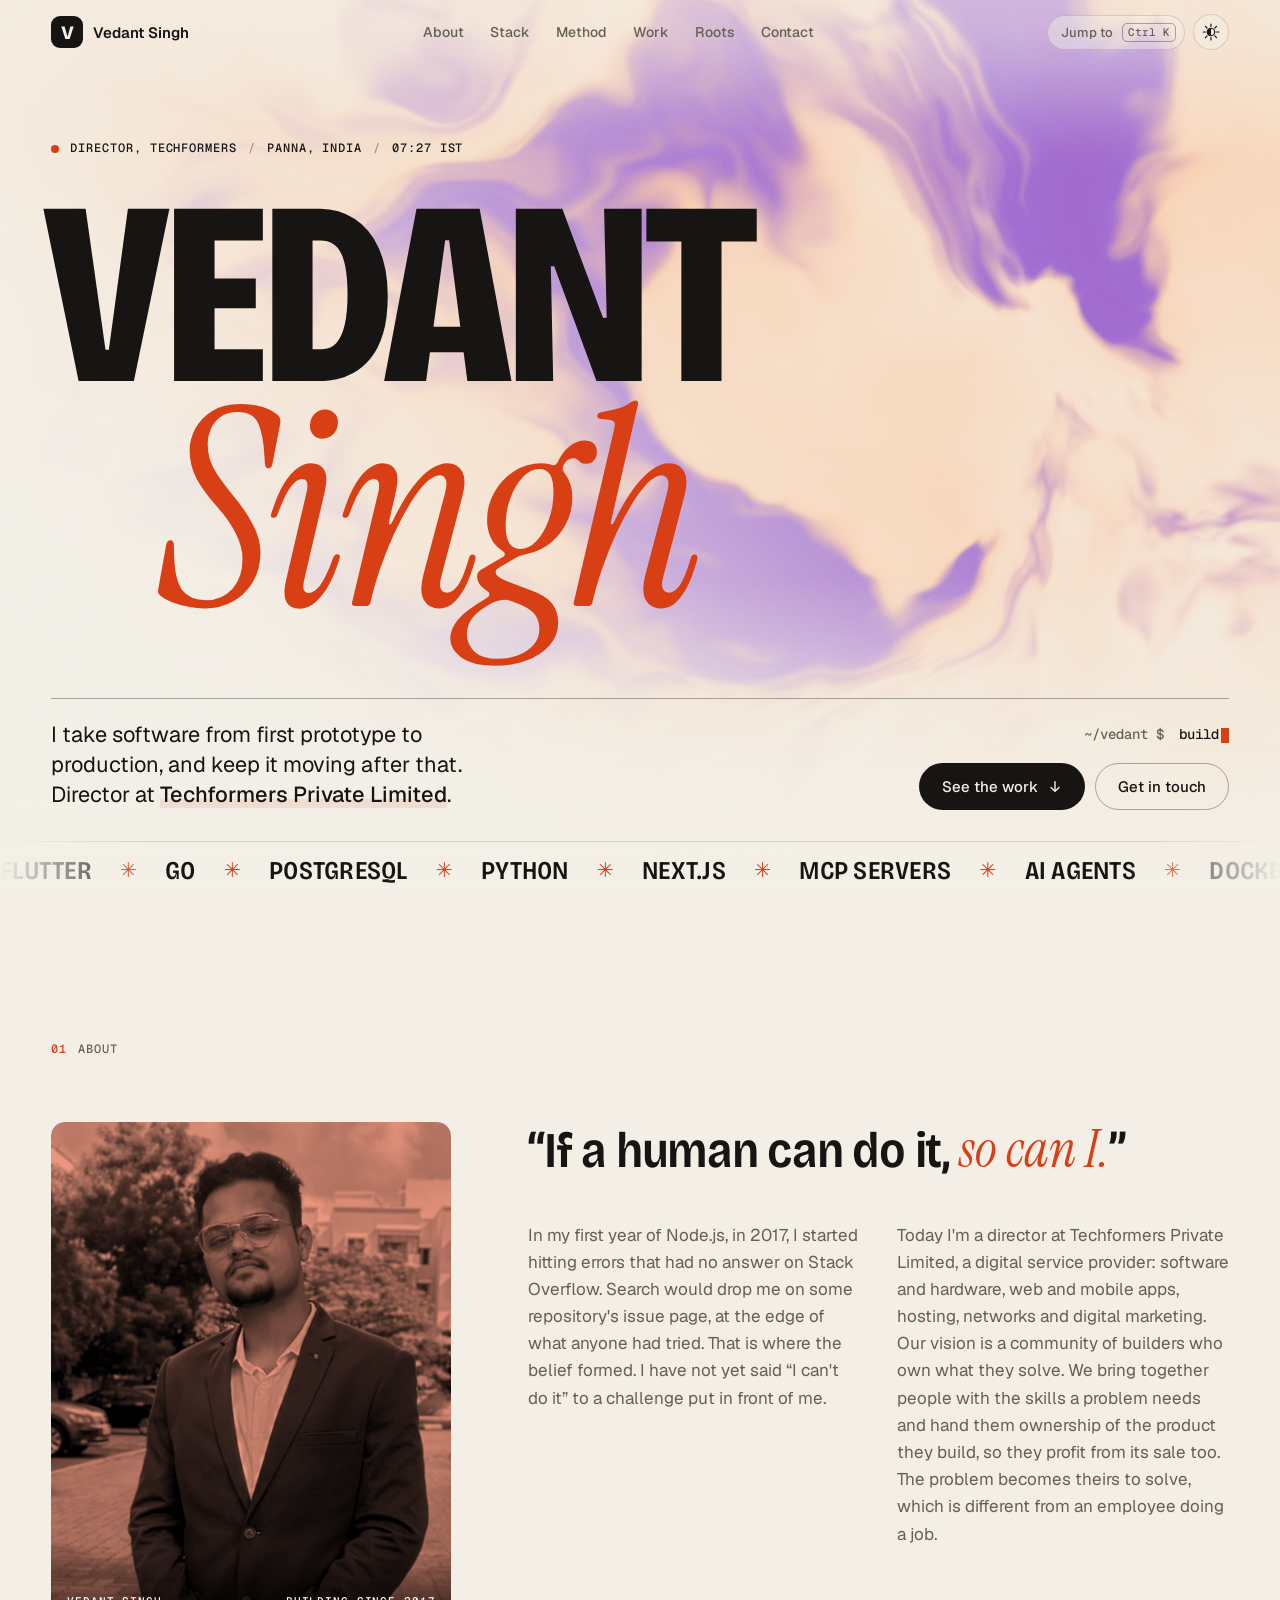
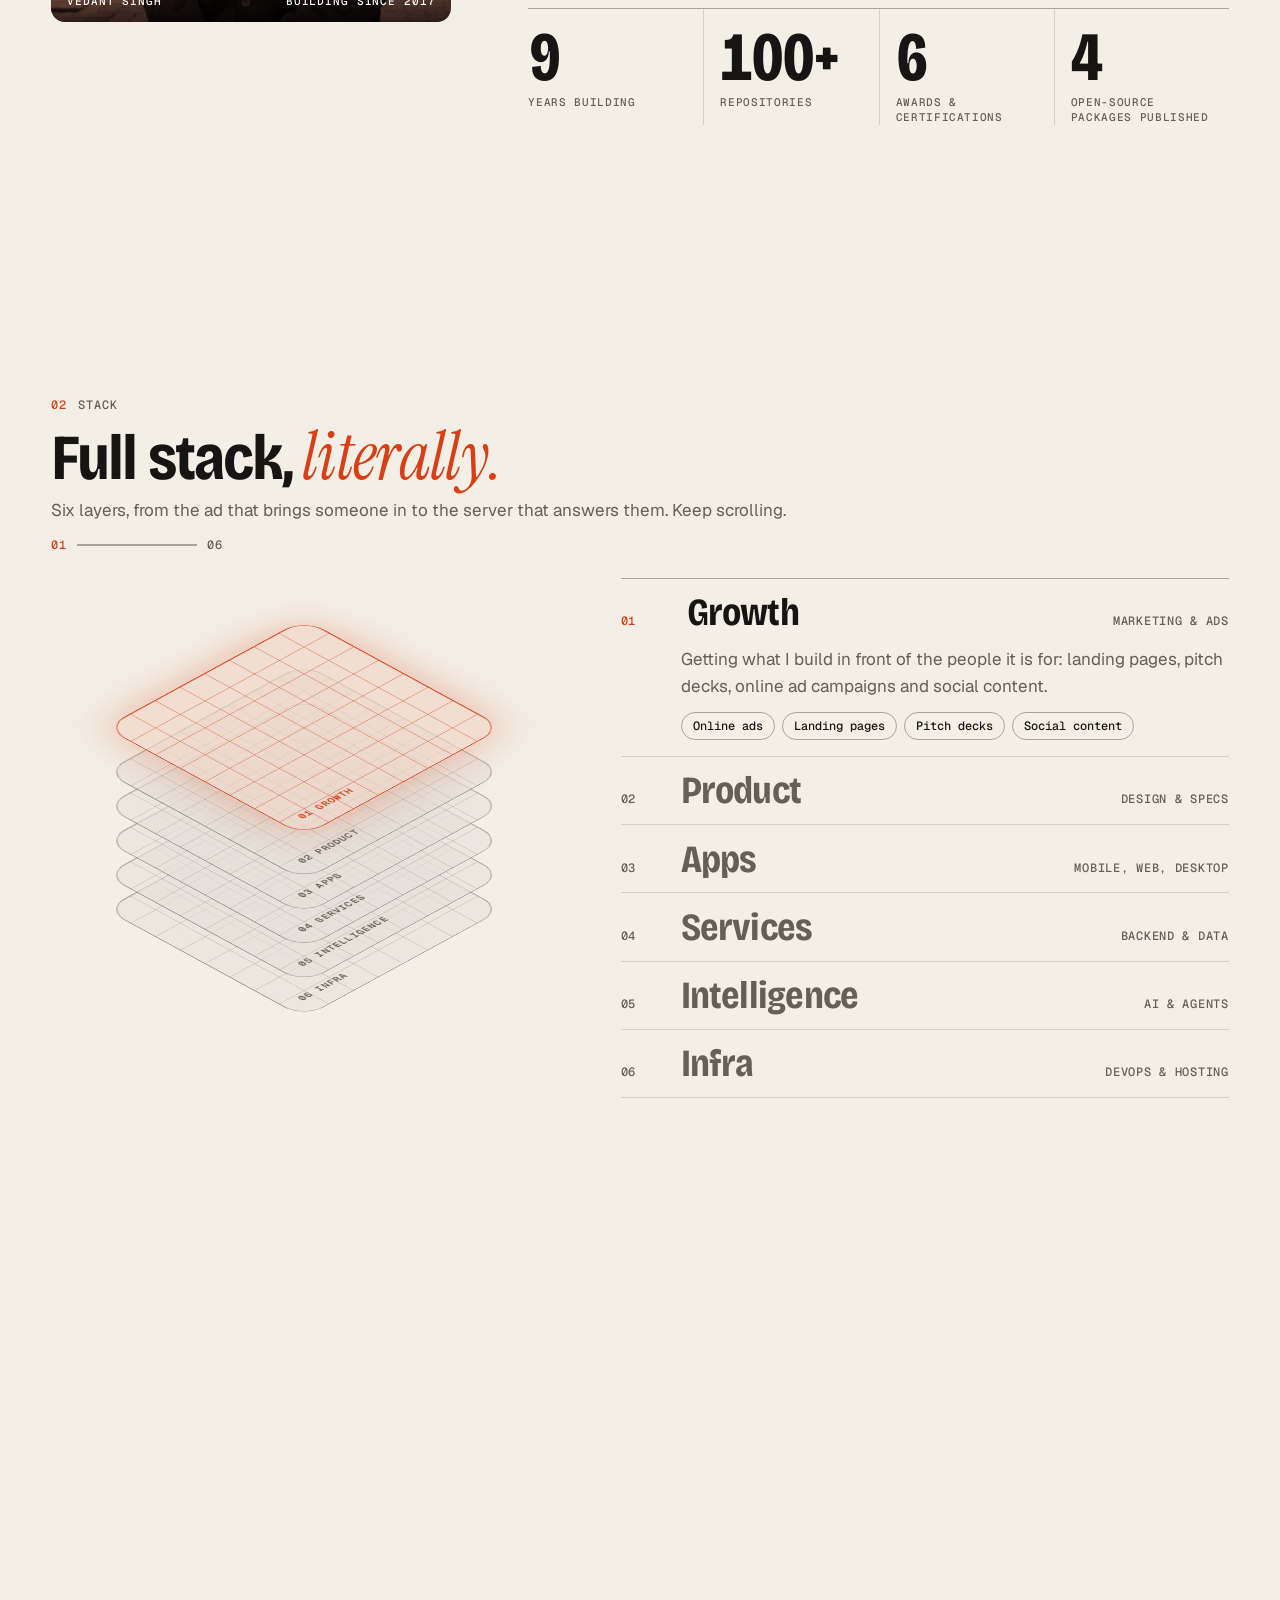
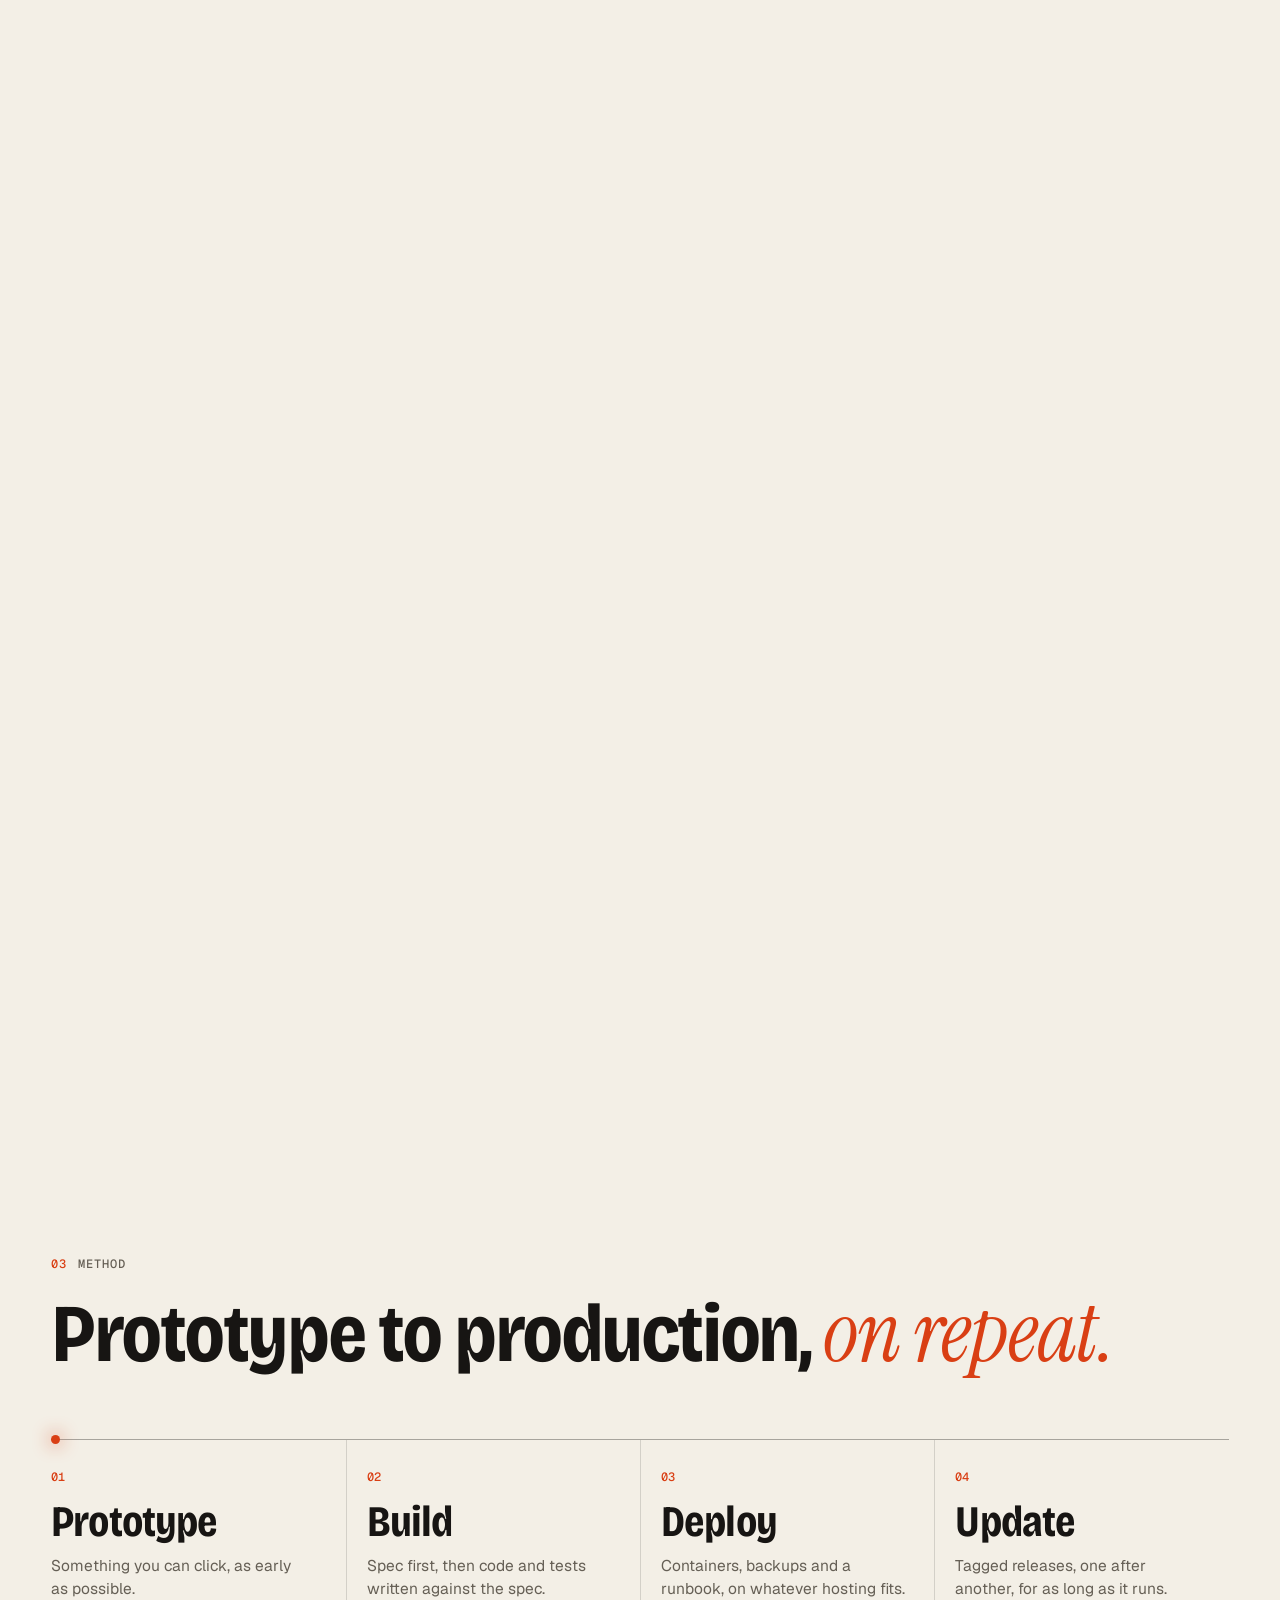
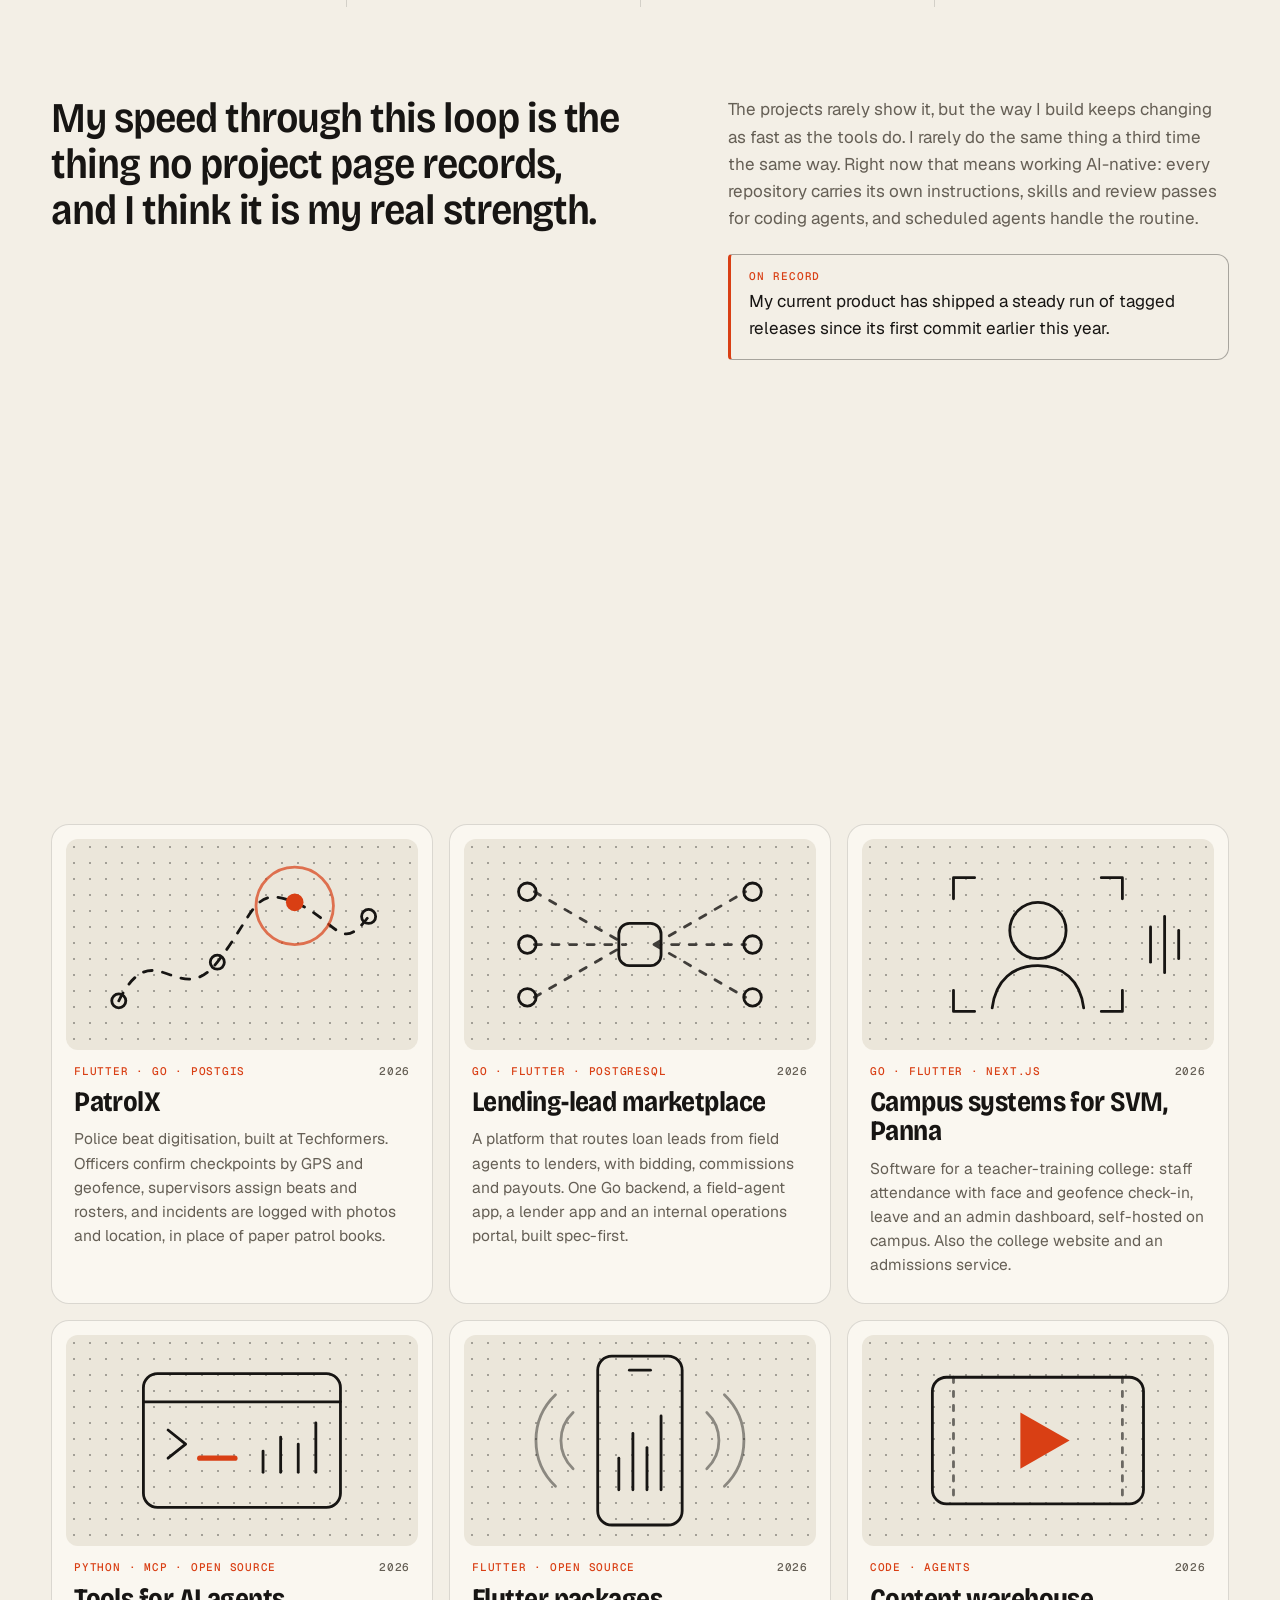
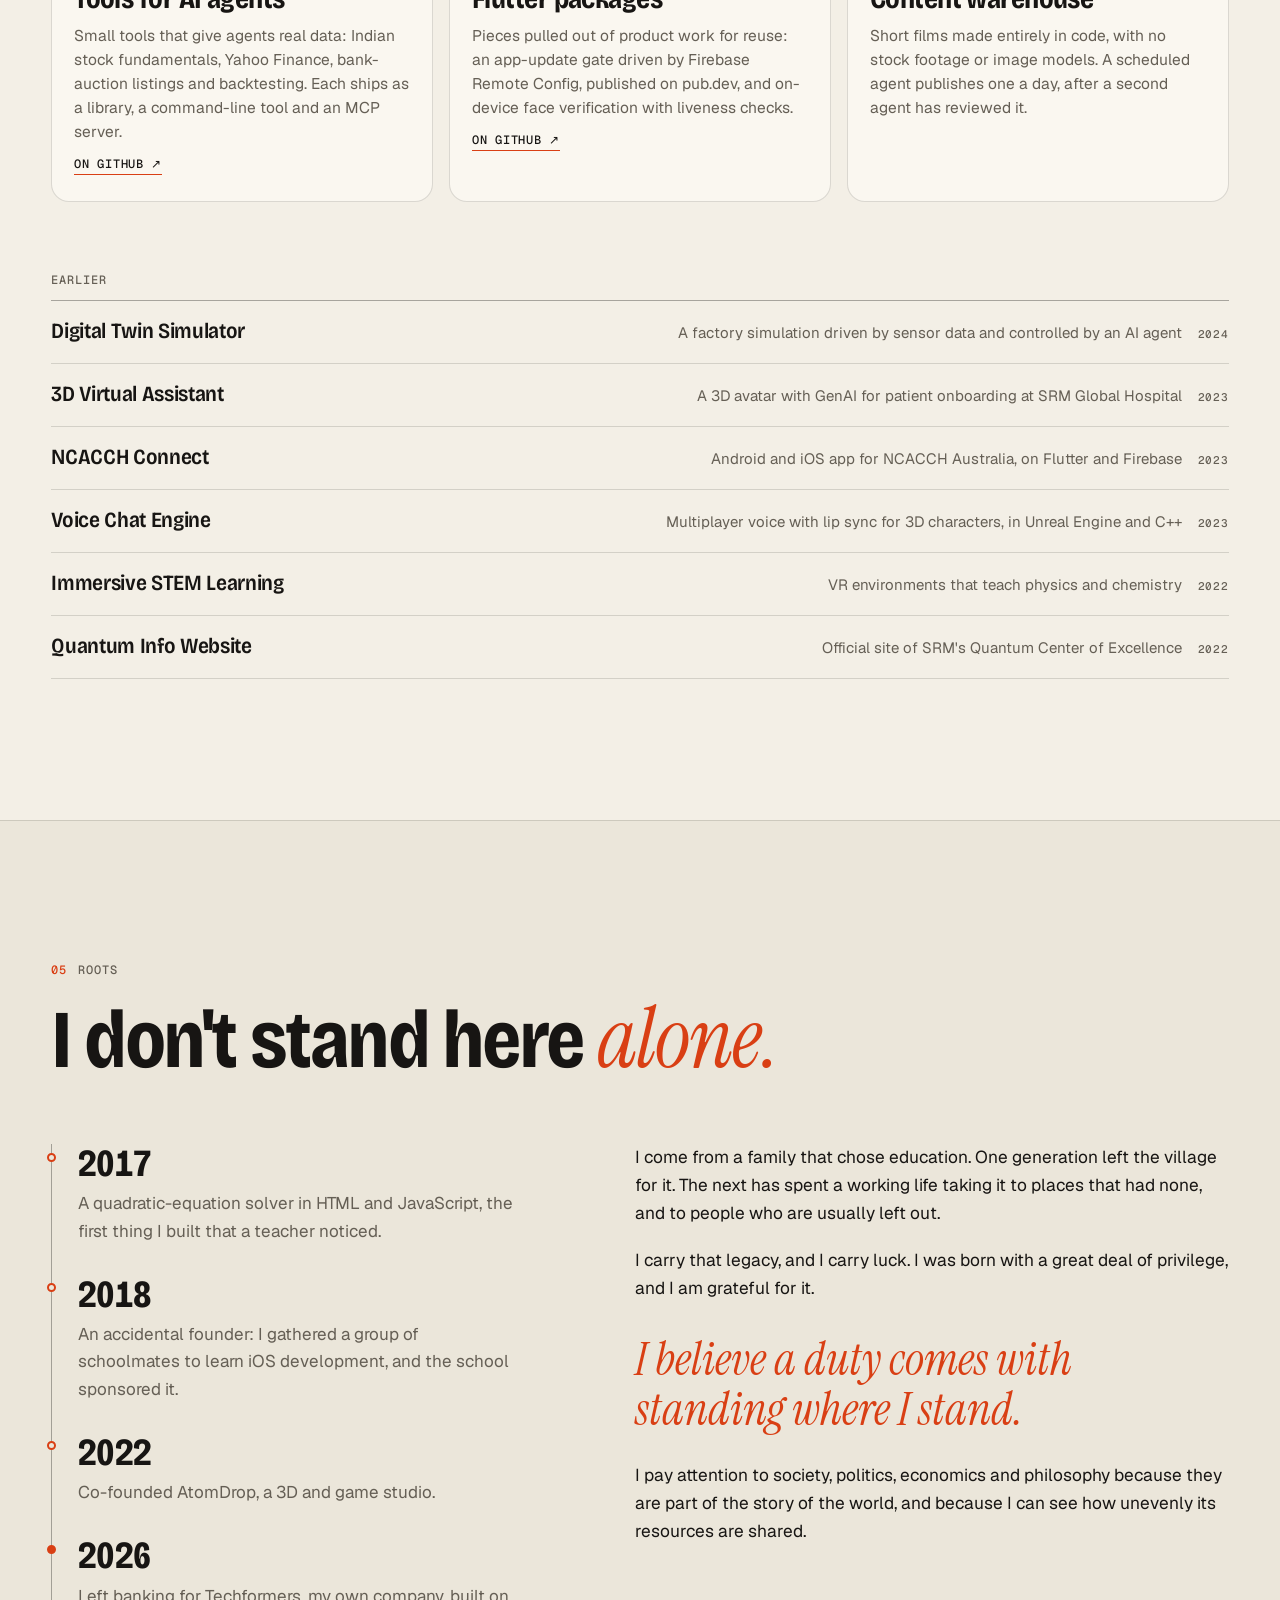
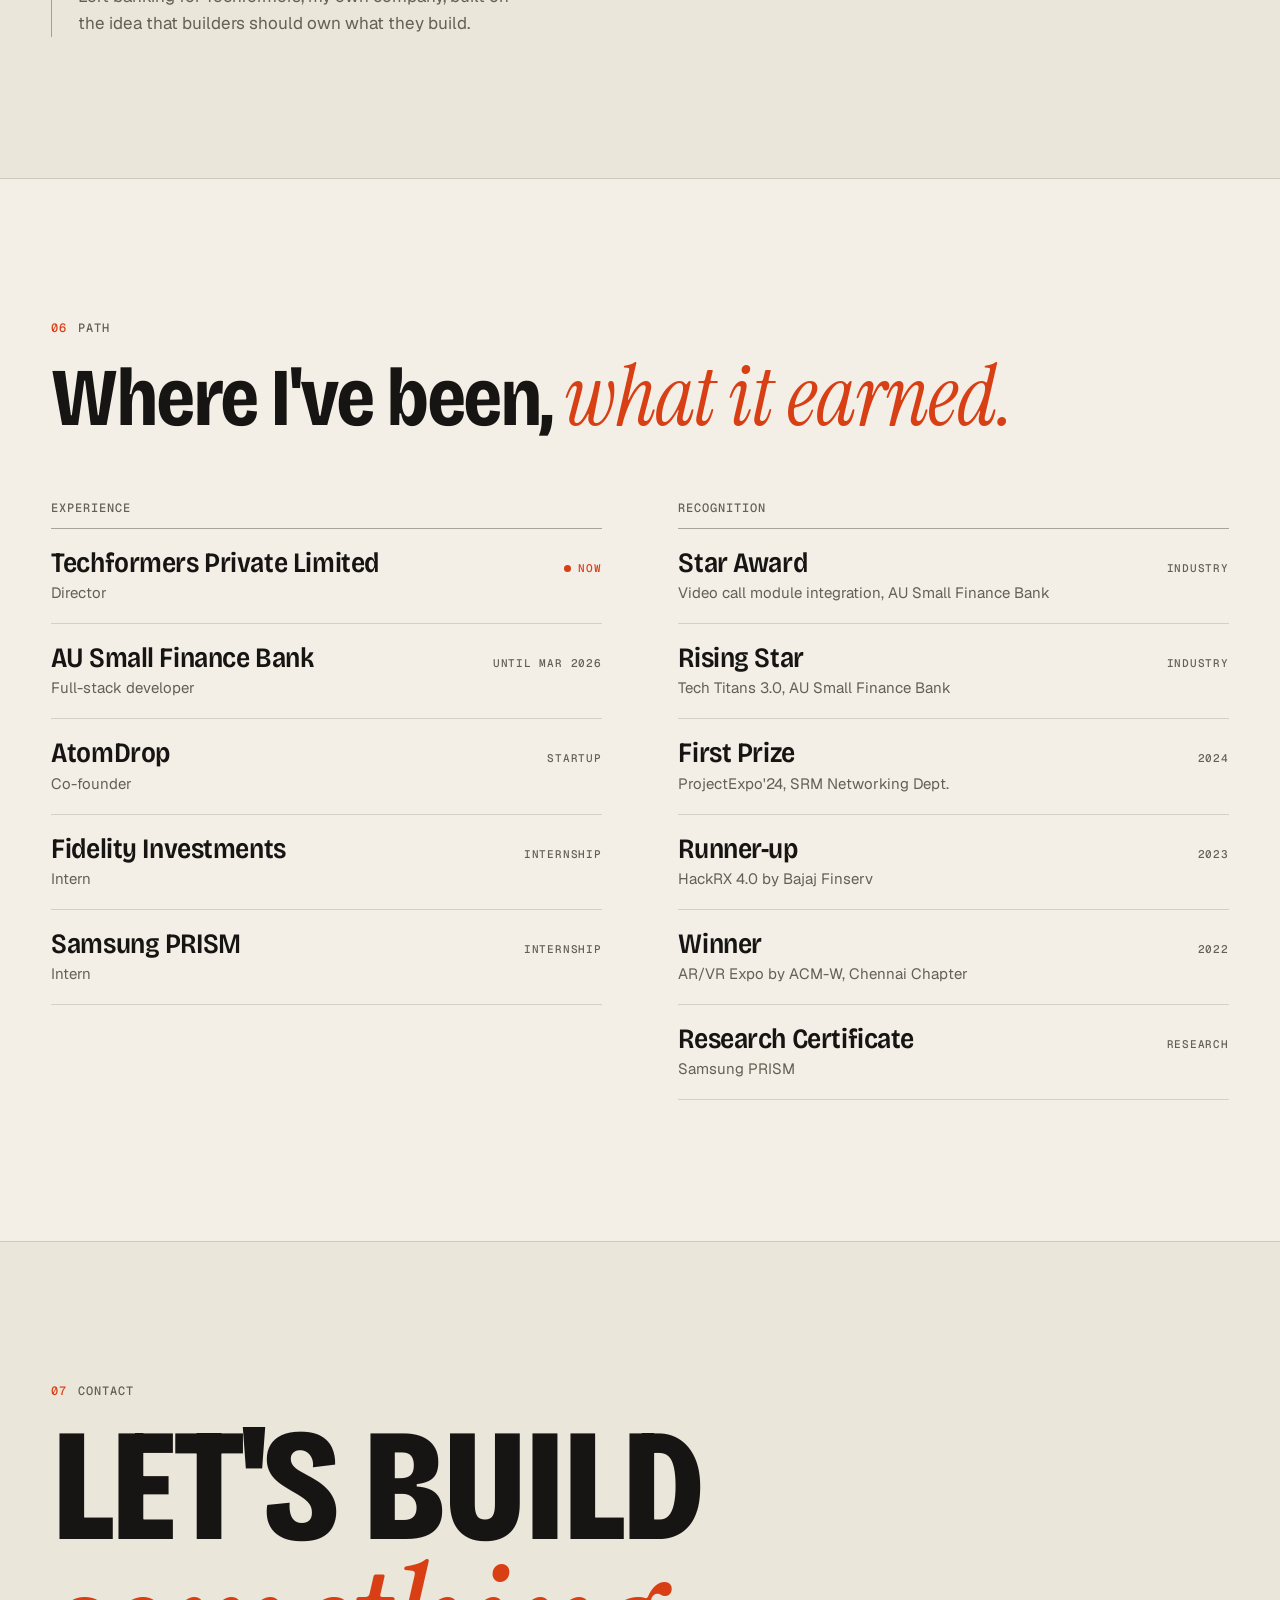
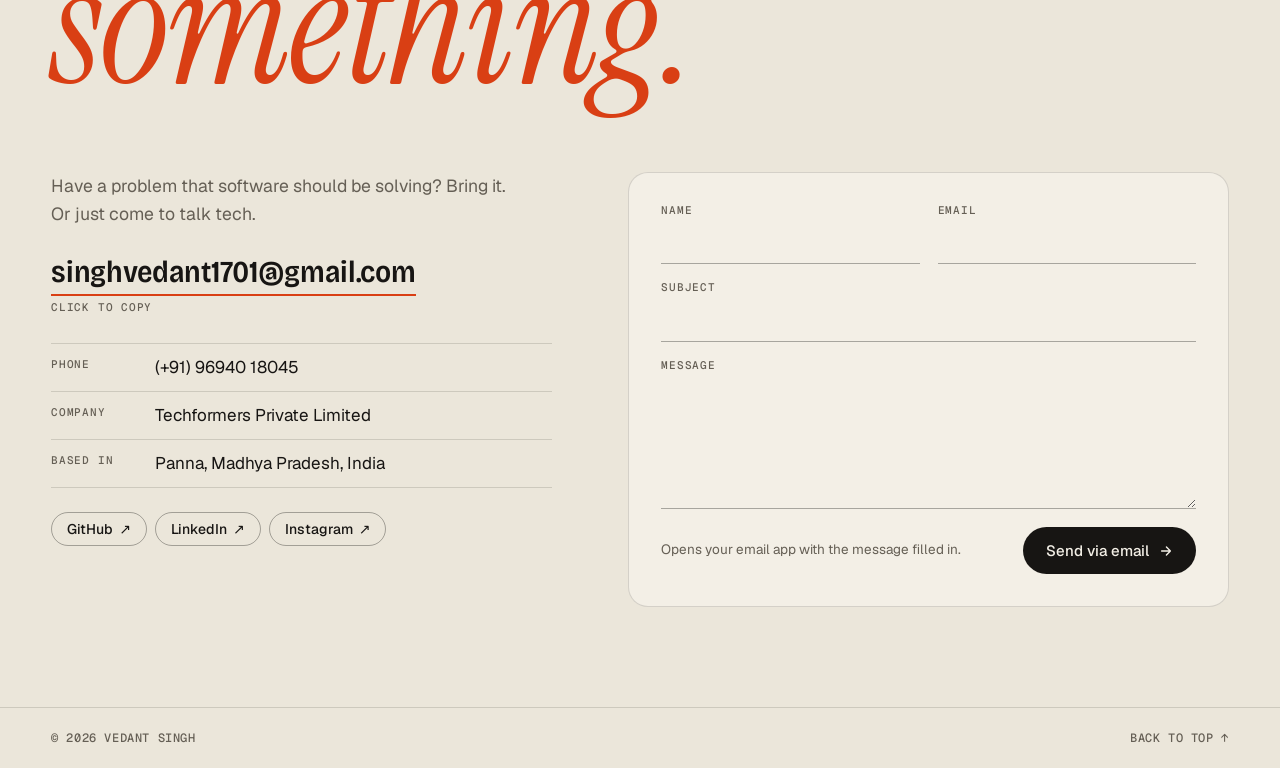
<file: index.html>
<!DOCTYPE html>
<html lang="en">
  <head>
    <meta charset="utf-8" />
    <meta name="viewport" content="width=device-width, initial-scale=1" />
    <title>Vedant Singh — Builder, Director at Techformers</title>
    <meta
      name="description"
      content="Vedant Singh takes software from first prototype to production and keeps it moving: product, apps, services, AI, infrastructure and growth. Director at Techformers Private Limited."
    />
    <meta name="author" content="Vedant Singh" />
    <meta name="color-scheme" content="dark light" />
    <meta name="theme-color" content="#0c0b0a" />
    <link rel="canonical" href="https://singhvedant.github.io/" />

    <meta property="og:type" content="website" />
    <meta property="og:url" content="https://singhvedant.github.io/" />
    <meta property="og:title" content="Vedant Singh — Builder, Director at Techformers" />
    <meta
      property="og:description"
      content="From first prototype to production, and every update after."
    />
    <meta property="og:image" content="https://singhvedant.github.io/assets/img/og.jpg" />
    <meta name="twitter:card" content="summary_large_image" />

    <link rel="apple-touch-icon" sizes="180x180" href="assets/img/apple-touch-icon.png" />
    <link rel="icon" type="image/png" sizes="32x32" href="assets/img/favicon-32x32.png" />
    <link rel="icon" type="image/png" sizes="16x16" href="assets/img/favicon-16x16.png" />
    <link rel="manifest" href="site.webmanifest" />

    <link rel="preload" href="assets/fonts/bricolage-grotesque-latin-wdth-normal.woff2" as="font" type="font/woff2" crossorigin />
    <link rel="preload" href="assets/fonts/instrument-serif-latin-400-italic.woff2" as="font" type="font/woff2" crossorigin />

    <script>
      // Set theme before first paint so there is no flash.
      (function () {
        var d = document.documentElement;
        d.classList.add("js");
        var t = null;
        try { t = localStorage.getItem("theme"); } catch (e) {}
        if (t !== "light" && t !== "dark") {
          t = window.matchMedia("(prefers-color-scheme: light)").matches ? "light" : "dark";
        }
        d.dataset.theme = t;
      })();
    </script>
    <link rel="stylesheet" href="assets/css/site.css" />
  </head>

  <body>
    <a class="skip" href="#main">Skip to content</a>
    <div class="progress" aria-hidden="true"></div>

    <header class="top" id="top">
      <a class="brand" href="#hero" aria-label="Vedant Singh, home">
        <span class="brand-mark" aria-hidden="true">V</span>
        <span class="brand-name">Vedant Singh</span>
      </a>
      <nav class="nav" aria-label="Primary">
        <a href="#about">About</a>
        <a href="#stack">Stack</a>
        <a href="#method">Method</a>
        <a href="#work">Work</a>
        <a href="#roots">Roots</a>
        <a href="#contact">Contact</a>
      </nav>
      <div class="top-actions">
        <button class="chip-btn" id="open-palette" type="button" aria-haspopup="dialog">
          <span class="chip-label-wide">Jump to</span><span class="chip-label-narrow">Menu</span>
          <kbd id="palette-kbd">Ctrl K</kbd>
        </button>
        <button class="icon-btn" id="theme-toggle" type="button" aria-label="Switch colour theme">
          <svg viewBox="0 0 24 24" width="18" height="18" aria-hidden="true">
            <circle cx="12" cy="12" r="5" fill="none" stroke="currentColor" stroke-width="1.6" />
            <path d="M12 7a5 5 0 0 0 0 10z" fill="currentColor" />
            <path d="M12 1.5v3M12 19.5v3M1.5 12h3M19.5 12h3M4.6 4.6l2.1 2.1M17.3 17.3l2.1 2.1M4.6 19.4l2.1-2.1M17.3 6.7l2.1-2.1" stroke="currentColor" stroke-width="1.6" stroke-linecap="round" />
          </svg>
        </button>
      </div>
    </header>

    <main id="main">
      <!-- ───────────── Hero ───────────── -->
      <section class="hero" id="hero">
        <canvas id="aurora" aria-hidden="true"></canvas>
        <div class="hero-grain" aria-hidden="true"></div>

        <div class="hero-inner wrap">
          <p class="eyebrow hero-eyebrow">
            <span class="dot" aria-hidden="true"></span>
            Director, Techformers
            <span class="sep" aria-hidden="true">/</span>
            Panna, India
            <span class="sep" aria-hidden="true">/</span>
            <span id="local-time">IST</span>
          </p>

          <h1 class="hero-name" aria-label="Vedant Singh">
            <span class="line" aria-hidden="true"><span class="rise">Vedant</span></span>
            <span class="line line-serif" aria-hidden="true"><span class="rise">Singh</span></span>
          </h1>

          <div class="hero-foot">
            <p class="hero-lede">
              I take software from first prototype to production, and keep it
              moving after that. Director at
              <strong>Techformers Private Limited</strong>.
            </p>
            <div class="hero-side">
              <p class="rotator" aria-hidden="true">
                <span class="rotator-prompt">~/vedant $</span>
                <span id="rotator-text">prototype</span><span class="caret"></span>
              </p>
              <div class="cta-row">
                <a class="btn btn-solid" href="#work">
                  See the work
                  <svg viewBox="0 0 16 16" width="14" height="14" aria-hidden="true"><path d="M8 2v11M3.5 8.5 8 13l4.5-4.5" fill="none" stroke="currentColor" stroke-width="1.6" stroke-linecap="round" stroke-linejoin="round" /></svg>
                </a>
                <a class="btn btn-ghost" href="#contact">Get in touch</a>
              </div>
            </div>
          </div>
        </div>

        <div class="marquee" aria-hidden="true">
          <div class="marquee-track">
            <span>Flutter</span><i>✳</i><span>Go</span><i>✳</i><span>PostgreSQL</span><i>✳</i><span>Python</span><i>✳</i><span>Next.js</span><i>✳</i><span>MCP servers</span><i>✳</i><span>AI agents</span><i>✳</i><span>Docker</span><i>✳</i><span>Cloudflare</span><i>✳</i><span>Firebase</span><i>✳</i><span>Spring Boot</span><i>✳</i><span>Unreal Engine</span><i>✳</i>
            <span>Flutter</span><i>✳</i><span>Go</span><i>✳</i><span>PostgreSQL</span><i>✳</i><span>Python</span><i>✳</i><span>Next.js</span><i>✳</i><span>MCP servers</span><i>✳</i><span>AI agents</span><i>✳</i><span>Docker</span><i>✳</i><span>Cloudflare</span><i>✳</i><span>Firebase</span><i>✳</i><span>Spring Boot</span><i>✳</i><span>Unreal Engine</span><i>✳</i>
          </div>
        </div>
      </section>

      <!-- ───────────── About ───────────── -->
      <section class="section wrap" id="about">
        <header class="section-head reveal">
          <p class="eyebrow"><span class="num">01</span> About</p>
        </header>

        <div class="about-grid">
          <figure class="portrait reveal">
            <img
              src="assets/img/vedant-portrait.webp"
              width="880"
              height="1100"
              alt="Vedant Singh, in a navy blazer, standing outdoors"
              loading="lazy"
            />
            <figcaption>
              <span>Vedant Singh</span>
              <span>Building since 2017</span>
            </figcaption>
          </figure>

          <div class="about-copy">
            <p class="statement reveal">
              &ldquo;If a human can do it, <em>so can I.</em>&rdquo;
            </p>
            <div class="about-cols reveal">
              <p>
                In my first year of Node.js, in 2017, I started hitting errors
                that had no answer on Stack Overflow. Search would drop me on
                some repository's issue page, at the edge of what anyone had
                tried. That is where the belief formed. I have not yet said
                &ldquo;I can't do it&rdquo; to a challenge put in front of me.
              </p>
              <p>
                Today I'm a director at Techformers Private Limited, a digital
                service provider: software and hardware, web and mobile apps,
                hosting, networks and digital marketing. Our vision is a
                community of builders who own what they solve. We bring
                together people with the skills a problem needs and hand them
                ownership of the product they build, so they profit from its
                sale too. The problem becomes theirs to solve, which is
                different from an employee doing a job.
              </p>
            </div>

            <dl class="stats reveal">
              <div><dt>Years building</dt><dd data-count="9">9</dd></div>
              <div><dt>Repositories</dt><dd data-count="100" data-suffix="+">100+</dd></div>
              <div><dt>Awards &amp; certifications</dt><dd data-count="6">6</dd></div>
              <div><dt>Open-source packages published</dt><dd data-count="4">4</dd></div>
            </dl>
          </div>
        </div>
        <i class="snap-end" aria-hidden="true"></i>
      </section>

      <!-- ───────────── Stack (pinned, scroll-driven) ───────────── -->
      <section class="section stack" id="stack" style="--steps: 6">
        <div class="stack-pin wrap">
          <header class="section-head">
            <p class="eyebrow"><span class="num">02</span> Stack</p>
            <h2>Full stack, <em>literally.</em></h2>
            <p class="section-sub">Six layers, from the ad that brings someone in to the server that answers them. Keep scrolling.</p>
            <p class="stack-meter" aria-hidden="true"><b>01</b><i></i><span>06</span></p>
          </header>

          <div class="stack-grid">
            <div class="iso-scene reveal" aria-hidden="true">
              <div class="iso" id="iso">
                <div class="plate" data-layer="5" style="--i: 0"><span>06 Infra</span></div>
                <div class="plate" data-layer="4" style="--i: 1"><span>05 Intelligence</span></div>
                <div class="plate" data-layer="3" style="--i: 2"><span>04 Services</span></div>
                <div class="plate" data-layer="2" style="--i: 3"><span>03 Apps</span></div>
                <div class="plate" data-layer="1" style="--i: 4"><span>02 Product</span></div>
                <div class="plate" data-layer="0" style="--i: 5"><span>01 Growth</span></div>
              </div>
            </div>

            <ol class="layers" id="layers">
              <li class="layer is-active" data-layer="0">
                <button type="button" aria-expanded="true">
                  <span class="layer-num">01</span>
                  <span class="layer-title">Growth</span>
                  <span class="layer-hint">Marketing &amp; ads</span>
                </button>
                <div class="layer-body">
                  <div>
                    <p>
                      Getting what I build in front of the people it is for:
                      landing pages, pitch decks, online ad campaigns and
                      social content.
                    </p>
                    <ul class="tags">
                      <li>Online ads</li><li>Landing pages</li><li>Pitch decks</li><li>Social content</li>
                    </ul>
                  </div>
                </div>
              </li>
              <li class="layer" data-layer="1">
                <button type="button" aria-expanded="false">
                  <span class="layer-num">02</span>
                  <span class="layer-title">Product</span>
                  <span class="layer-hint">Design &amp; specs</span>
                </button>
                <div class="layer-body">
                  <div>
                    <p>
                      Working out what to build before building it:
                      requirements, user flows, interface mockups and written
                      specs that the code is then held to.
                    </p>
                    <ul class="tags">
                      <li>PRDs</li><li>Specs</li><li>User flows</li><li>UI mockups</li>
                    </ul>
                  </div>
                </div>
              </li>
              <li class="layer" data-layer="2">
                <button type="button" aria-expanded="false">
                  <span class="layer-num">03</span>
                  <span class="layer-title">Apps</span>
                  <span class="layer-hint">Mobile, web, desktop</span>
                </button>
                <div class="layer-body">
                  <div>
                    <p>
                      One Flutter codebase shipped to iOS, Android, web and
                      desktop, with offline queues, push and on-device checks.
                      Web front ends in React and Next.js, and 3D work in
                      Unreal Engine.
                    </p>
                    <ul class="tags">
                      <li>Flutter</li><li>Dart</li><li>React</li><li>Next.js</li><li>Kotlin</li><li>Unreal Engine</li>
                    </ul>
                  </div>
                </div>
              </li>
              <li class="layer" data-layer="3">
                <button type="button" aria-expanded="false">
                  <span class="layer-num">04</span>
                  <span class="layer-title">Services</span>
                  <span class="layer-hint">Backend &amp; data</span>
                </button>
                <div class="layer-body">
                  <div>
                    <p>
                      Go backends on PostgreSQL, with PostGIS where location
                      matters, plus Spring Boot and Python services. Auth,
                      roles, payouts, invoices and the tests around them.
                    </p>
                    <ul class="tags">
                      <li>Go</li><li>PostgreSQL</li><li>PostGIS</li><li>Redis</li><li>Spring Boot</li><li>Python</li><li>Firebase</li>
                    </ul>
                  </div>
                </div>
              </li>
              <li class="layer" data-layer="4">
                <button type="button" aria-expanded="false">
                  <span class="layer-num">05</span>
                  <span class="layer-title">Intelligence</span>
                  <span class="layer-hint">AI &amp; agents</span>
                </button>
                <div class="layer-body">
                  <div>
                    <p>
                      LLM integrations, MCP servers that hand agents real
                      data, scheduled agents with reviewer passes, and
                      on-device models such as face verification.
                    </p>
                    <ul class="tags">
                      <li>LLM integration</li><li>MCP servers</li><li>Agent workflows</li><li>On-device ML</li>
                    </ul>
                  </div>
                </div>
              </li>
              <li class="layer" data-layer="5">
                <button type="button" aria-expanded="false">
                  <span class="layer-num">06</span>
                  <span class="layer-title">Infra</span>
                  <span class="layer-hint">DevOps &amp; hosting</span>
                </button>
                <div class="layer-body">
                  <div>
                    <p>
                      Docker images, reverse proxies, tunnels, backups and
                      runbooks. Cloud when it fits, self-hosted when it is
                      cheaper or has to stay on premises.
                    </p>
                    <ul class="tags">
                      <li>Docker</li><li>nginx</li><li>Cloudflare</li><li>AWS</li><li>Vercel</li><li>Self-hosting</li>
                    </ul>
                  </div>
                </div>
              </li>
            </ol>
          </div>
        </div>
        <i class="stack-step" style="--n: 0" aria-hidden="true"></i>
        <i class="stack-step" style="--n: 1" aria-hidden="true"></i>
        <i class="stack-step" style="--n: 2" aria-hidden="true"></i>
        <i class="stack-step" style="--n: 3" aria-hidden="true"></i>
        <i class="stack-step" style="--n: 4" aria-hidden="true"></i>
        <i class="stack-step" style="--n: 5" aria-hidden="true"></i>
      </section>

      <!-- ───────────── Method ───────────── -->
      <section class="section wrap" id="method">
        <header class="section-head reveal">
          <p class="eyebrow"><span class="num">03</span> Method</p>
          <h2>Prototype to production, <em>on repeat.</em></h2>
        </header>

        <ol class="loop reveal">
          <li>
            <span class="loop-num">01</span>
            <h3>Prototype</h3>
            <p>Something you can click, as early as possible.</p>
          </li>
          <li>
            <span class="loop-num">02</span>
            <h3>Build</h3>
            <p>Spec first, then code and tests written against the spec.</p>
          </li>
          <li>
            <span class="loop-num">03</span>
            <h3>Deploy</h3>
            <p>Containers, backups and a runbook, on whatever hosting fits.</p>
          </li>
          <li>
            <span class="loop-num">04</span>
            <h3>Update</h3>
            <p>Tagged releases, one after another, for as long as it runs.</p>
          </li>
        </ol>

        <div class="method-grid">
          <p class="method-lede reveal">
            My speed through this loop is the thing no project page records,
            and I think it is my real strength.
          </p>
          <div class="method-copy reveal">
            <p>
              The projects rarely show it, but the way I build keeps changing
              as fast as the tools do. I rarely do the same thing a third time
              the same way. Right now that means working AI-native: every
              repository carries its own instructions, skills and review
              passes for coding agents, and scheduled agents handle the
              routine.
            </p>
            <p class="evidence">
              <span>On record</span>
              My current product has shipped a steady run of tagged releases
              since its first commit earlier this year.
            </p>
          </div>
        </div>
        <i class="snap-end" aria-hidden="true"></i>
      </section>

      <!-- ───────────── Work ───────────── -->
      <section class="section wrap" id="work">
        <header class="section-head reveal">
          <p class="eyebrow"><span class="num">04</span> Work</p>
          <h2>Things I've built <em>and run.</em></h2>
        </header>

        <div class="work-grid">
          <article class="card reveal">
            <div class="card-art art-route" aria-hidden="true">
              <svg viewBox="0 0 200 120">
                <path class="route" d="M30 92c20-40 34 6 56-22s20-44 44-34 26 30 42 8" />
                <circle class="fence" cx="130" cy="38" r="22" />
                <circle cx="30" cy="92" r="4" /><circle cx="86" cy="70" r="4" /><circle class="core" cx="130" cy="36" r="5" /><circle cx="172" cy="44" r="4" />
              </svg>
            </div>
            <p class="card-meta"><span>Flutter · Go · PostGIS</span><span>2026</span></p>
            <h3>PatrolX</h3>
            <p>Police beat digitisation, built at Techformers. Officers confirm checkpoints by GPS and geofence, supervisors assign beats and rosters, and incidents are logged with photos and location, in place of paper patrol books.</p>
          </article>

          <article class="card reveal">
            <div class="card-art art-market" aria-hidden="true">
              <svg viewBox="0 0 200 120">
                <path class="flow" d="M40 30 92 60M40 60h52M40 90 92 60M108 60l52-30M108 60h52M108 60l52 30" />
                <circle cx="36" cy="30" r="5" /><circle cx="36" cy="60" r="5" /><circle cx="36" cy="90" r="5" />
                <rect x="88" y="48" width="24" height="24" rx="6" />
                <circle cx="164" cy="30" r="5" /><circle cx="164" cy="60" r="5" /><circle cx="164" cy="90" r="5" />
              </svg>
            </div>
            <p class="card-meta"><span>Go · Flutter · PostgreSQL</span><span>2026</span></p>
            <h3>Lending-lead marketplace</h3>
            <p>A platform that routes loan leads from field agents to lenders, with bidding, commissions and payouts. One Go backend, a field-agent app, a lender app and an internal operations portal, built spec-first.</p>
          </article>

          <article class="card reveal">
            <div class="card-art art-avatar" aria-hidden="true">
              <svg viewBox="0 0 200 120">
                <path d="M52 34V22h12M148 34V22h-12M52 86v12h12M148 86v12h-12" />
                <circle cx="100" cy="52" r="16" />
                <path d="M74 96c2-16 12-24 26-24s24 8 26 24" />
                <g class="bars"><path d="M164 50v20" /><path d="M172 44v32" /><path d="M180 52v16" /></g>
              </svg>
            </div>
            <p class="card-meta"><span>Go · Flutter · Next.js</span><span>2026</span></p>
            <h3>Campus systems for SVM, Panna</h3>
            <p>Software for a teacher-training college: staff attendance with face and geofence check-in, leave and an admin dashboard, self-hosted on campus. Also the college website and an admissions service.</p>
          </article>

          <article class="card reveal">
            <div class="card-art art-term" aria-hidden="true">
              <svg viewBox="0 0 200 120">
                <rect x="44" y="22" width="112" height="76" rx="8" />
                <path d="M44 38h112" />
                <path d="M58 54l10 8-10 8" />
                <g class="bars"><path d="M112 78V66" /><path d="M122 78V58" /><path d="M132 78V62" /><path d="M142 78V50" /></g>
                <path class="pulse" d="M76 70h20" />
              </svg>
            </div>
            <p class="card-meta"><span>Python · MCP · open source</span><span>2026</span></p>
            <h3>Tools for AI agents</h3>
            <p>Small tools that give agents real data: Indian stock fundamentals, Yahoo Finance, bank-auction listings and backtesting. Each ships as a library, a command-line tool and an MCP server.</p>
            <a class="card-link" href="https://github.com/singhvedant?tab=repositories&amp;q=tool" target="_blank" rel="noopener">On GitHub <span aria-hidden="true">↗</span></a>
          </article>

          <article class="card reveal">
            <div class="card-art art-phone" aria-hidden="true">
              <svg viewBox="0 0 200 120">
                <rect x="76" y="12" width="48" height="96" rx="8" />
                <path d="M94 20h12" />
                <g class="bars"><path d="M88 88V70" /><path d="M96 88V56" /><path d="M104 88V64" /><path d="M112 88V46" /></g>
                <path class="arc" d="M138 44a22 22 0 0 1 0 32M148 34a36 36 0 0 1 0 52M62 44a22 22 0 0 0 0 32M52 34a36 36 0 0 0 0 52" />
              </svg>
            </div>
            <p class="card-meta"><span>Flutter · open source</span><span>2026</span></p>
            <h3>Flutter packages</h3>
            <p>Pieces pulled out of product work for reuse: an app-update gate driven by Firebase Remote Config, published on pub.dev, and on-device face verification with liveness checks.</p>
            <a class="card-link" href="https://github.com/singhvedant/app_update_gate" target="_blank" rel="noopener">On GitHub <span aria-hidden="true">↗</span></a>
          </article>

          <article class="card reveal">
            <div class="card-art art-film" aria-hidden="true">
              <svg viewBox="0 0 200 120">
                <rect x="40" y="24" width="120" height="72" rx="8" />
                <path class="dash" d="M52 24v72M148 24v72" />
                <path class="play" d="M90 44v32l28-16z" />
              </svg>
            </div>
            <p class="card-meta"><span>Code · agents</span><span>2026</span></p>
            <h3>Content warehouse</h3>
            <p>Short films made entirely in code, with no stock footage or image models. A scheduled agent publishes one a day, after a second agent has reviewed it.</p>
          </article>
        </div>

        <h3 class="list-title earlier-title reveal">Earlier</h3>
        <ul class="rows rows-compact">
          <li class="reveal"><span class="row-main">Digital Twin Simulator</span><span class="row-sub">A factory simulation driven by sensor data and controlled by an AI agent</span><span class="row-tag">2024</span></li>
          <li class="reveal"><span class="row-main">3D Virtual Assistant</span><span class="row-sub">A 3D avatar with GenAI for patient onboarding at SRM Global Hospital</span><span class="row-tag">2023</span></li>
          <li class="reveal"><span class="row-main">NCACCH Connect</span><span class="row-sub">Android and iOS app for NCACCH Australia, on Flutter and Firebase</span><span class="row-tag">2023</span></li>
          <li class="reveal"><span class="row-main">Voice Chat Engine</span><span class="row-sub">Multiplayer voice with lip sync for 3D characters, in Unreal Engine and C++</span><span class="row-tag">2023</span></li>
          <li class="reveal"><span class="row-main">Immersive STEM Learning</span><span class="row-sub">VR environments that teach physics and chemistry</span><span class="row-tag">2022</span></li>
          <li class="reveal"><span class="row-main">Quantum Info Website</span><span class="row-sub">Official site of SRM's Quantum Center of Excellence</span><span class="row-tag">2022</span></li>
        </ul>
        <i class="snap-end" aria-hidden="true"></i>
      </section>

      <!-- ───────────── Roots ───────────── -->
      <section class="section roots" id="roots">
        <div class="wrap">
          <header class="section-head reveal">
            <p class="eyebrow"><span class="num">05</span> Roots</p>
            <h2>I don't stand here <em>alone.</em></h2>
          </header>

          <div class="roots-grid">
            <ol class="timeline">
              <li class="reveal">
                <span class="tl-year">2017</span>
                <p>A quadratic-equation solver in HTML and JavaScript, the first thing I built that a teacher noticed.</p>
              </li>
              <li class="reveal">
                <span class="tl-year">2018</span>
                <p>An accidental founder: I gathered a group of schoolmates to learn iOS development, and the school sponsored it.</p>
              </li>
              <li class="reveal">
                <span class="tl-year">2022</span>
                <p>Co-founded AtomDrop, a 3D and game studio.</p>
              </li>
              <li class="reveal">
                <span class="tl-year">2026</span>
                <p>Left banking for Techformers, my own company, built on the idea that builders should own what they build.</p>
              </li>
            </ol>

            <div class="roots-copy">
              <p class="reveal">
                I come from a family that chose education. One generation left
                the village for it. The next has spent a working life taking
                it to places that had none, and to people who are usually left
                out.
              </p>
              <p class="reveal">
                I carry that legacy, and I carry luck. I was born with a great
                deal of privilege, and I am grateful for it.
              </p>
              <p class="roots-close reveal">
                I believe a duty comes with standing where I stand.
              </p>
              <p class="reveal">
                I pay attention to society, politics, economics and philosophy
                because they are part of the story of the world, and because I
                can see how unevenly its resources are shared.
              </p>
            </div>
          </div>
        </div>
        <i class="snap-end" aria-hidden="true"></i>
      </section>

      <!-- ───────────── Path ───────────── -->
      <section class="section wrap" id="path">
        <header class="section-head reveal">
          <p class="eyebrow"><span class="num">06</span> Path</p>
          <h2>Where I've been, <em>what it earned.</em></h2>
        </header>

        <div class="path-grid">
          <div>
            <h3 class="list-title reveal">Experience</h3>
            <ul class="rows">
              <li class="reveal"><span class="row-main">Techformers Private Limited</span><span class="row-sub">Director</span><span class="row-tag now">Now</span></li>
              <li class="reveal"><span class="row-main">AU Small Finance Bank</span><span class="row-sub">Full-stack developer</span><span class="row-tag">Until Mar 2026</span></li>
              <li class="reveal"><span class="row-main">AtomDrop</span><span class="row-sub">Co-founder</span><span class="row-tag">Startup</span></li>
              <li class="reveal"><span class="row-main">Fidelity Investments</span><span class="row-sub">Intern</span><span class="row-tag">Internship</span></li>
              <li class="reveal"><span class="row-main">Samsung PRISM</span><span class="row-sub">Intern</span><span class="row-tag">Internship</span></li>
            </ul>
          </div>
          <div>
            <h3 class="list-title reveal">Recognition</h3>
            <ul class="rows">
              <li class="reveal"><span class="row-main">Star Award</span><span class="row-sub">Video call module integration, AU Small Finance Bank</span><span class="row-tag">Industry</span></li>
              <li class="reveal"><span class="row-main">Rising Star</span><span class="row-sub">Tech Titans 3.0, AU Small Finance Bank</span><span class="row-tag">Industry</span></li>
              <li class="reveal"><span class="row-main">First Prize</span><span class="row-sub">ProjectExpo'24, SRM Networking Dept.</span><span class="row-tag">2024</span></li>
              <li class="reveal"><span class="row-main">Runner-up</span><span class="row-sub">HackRX 4.0 by Bajaj Finserv</span><span class="row-tag">2023</span></li>
              <li class="reveal"><span class="row-main">Winner</span><span class="row-sub">AR/VR Expo by ACM-W, Chennai Chapter</span><span class="row-tag">2022</span></li>
              <li class="reveal"><span class="row-main">Research Certificate</span><span class="row-sub">Samsung PRISM</span><span class="row-tag">Research</span></li>
            </ul>
          </div>
        </div>
        <i class="snap-end" aria-hidden="true"></i>
      </section>

      <!-- ───────────── Contact ───────────── -->
      <section class="section contact" id="contact">
        <div class="wrap">
          <header class="section-head reveal">
            <p class="eyebrow"><span class="num">07</span> Contact</p>
          </header>

          <h2 class="contact-title reveal">Let's build <em>something.</em></h2>

          <div class="contact-grid">
            <div class="contact-info reveal">
              <p>
                Have a problem that software should be solving? Bring it. Or
                just come to talk tech.
              </p>
              <button class="email-copy" id="copy-email" type="button" data-email="singhvedant1701@gmail.com">
                <span class="email-text">singhvedant1701@gmail.com</span>
                <span class="email-hint" aria-live="polite">Click to copy</span>
              </button>
              <ul class="contact-list">
                <li><span>Phone</span><a href="tel:+919694018045">(+91) 96940 18045</a></li>
                <li><span>Company</span>Techformers Private Limited</li>
                <li><span>Based in</span>Panna, Madhya Pradesh, India</li>
              </ul>
              <ul class="socials">
                <li><a href="https://github.com/singhvedant" target="_blank" rel="noopener">GitHub <span aria-hidden="true">↗</span></a></li>
                <li><a href="https://www.linkedin.com/in/vedant-singh-3284071b8/" target="_blank" rel="noopener">LinkedIn <span aria-hidden="true">↗</span></a></li>
                <li><a href="https://www.instagram.com/vedant_s._/" target="_blank" rel="noopener">Instagram <span aria-hidden="true">↗</span></a></li>
              </ul>
            </div>

            <form class="contact-form reveal" id="contact-form">
              <div class="field">
                <label for="user-name">Name</label>
                <input type="text" id="user-name" name="name" autocomplete="name" required />
              </div>
              <div class="field">
                <label for="user-email">Email</label>
                <input type="email" id="user-email" name="email" autocomplete="email" required />
              </div>
              <div class="field field-full">
                <label for="user-subject">Subject</label>
                <input type="text" id="user-subject" name="subject" required />
              </div>
              <div class="field field-full">
                <label for="user-message">Message</label>
                <textarea id="user-message" name="message" rows="5" required></textarea>
              </div>
              <div class="form-foot field-full">
                <p>Opens your email app with the message filled in.</p>
                <button class="btn btn-solid" type="submit">
                  Send via email
                  <svg viewBox="0 0 16 16" width="14" height="14" aria-hidden="true"><path d="M3 8h10M8.5 3.5 13 8l-4.5 4.5" fill="none" stroke="currentColor" stroke-width="1.6" stroke-linecap="round" stroke-linejoin="round" /></svg>
                </button>
              </div>
            </form>
          </div>
        </div>
      </section>
    </main>

    <footer class="foot wrap">
      <span>© <span id="year">2026</span> Vedant Singh</span>
      <a href="#hero">Back to top ↑</a>
    </footer>

    <!-- ───────────── Command palette ───────────── -->
    <dialog class="palette" id="palette" aria-label="Jump to">
      <div class="palette-box">
        <input
          id="palette-input"
          type="text"
          placeholder="Where to?"
          autocomplete="off"
          spellcheck="false"
          role="combobox"
          aria-expanded="true"
          aria-controls="palette-list"
          aria-autocomplete="list"
        />
        <ul id="palette-list" role="listbox"></ul>
        <p class="palette-foot"><span><kbd>↑</kbd><kbd>↓</kbd> move</span><span><kbd>↵</kbd> go</span><span><kbd>esc</kbd> close</span></p>
      </div>
    </dialog>

    <script src="assets/js/site.js" defer></script>
  </body>
</html>
</file>
<file: assets/css/site.css>
/* ───────────── Fonts (self-hosted, SIL OFL) ───────────── */
@font-face {
  font-family: "Bricolage Grotesque";
  src: url("../fonts/bricolage-grotesque-latin-wdth-normal.woff2") format("woff2");
  font-weight: 200 800;
  font-stretch: 75% 100%;
  font-display: swap;
}
@font-face {
  font-family: "Geist";
  src: url("../fonts/geist-latin-wght-normal.woff2") format("woff2");
  font-weight: 100 900;
  font-display: swap;
}
@font-face {
  font-family: "Geist Mono";
  src: url("../fonts/geist-mono-latin-wght-normal.woff2") format("woff2");
  font-weight: 100 900;
  font-display: swap;
}
@font-face {
  font-family: "Instrument Serif";
  src: url("../fonts/instrument-serif-latin-400-italic.woff2") format("woff2");
  font-weight: 400;
  font-style: italic;
  font-display: swap;
}

/* ───────────── Tokens ───────────── */
:root {
  --bg: #0c0b0a;
  --bg-2: #141211;
  --surface: #181614;
  --line: rgba(242, 237, 228, 0.12);
  --line-strong: rgba(242, 237, 228, 0.28);
  --text: #f2ede4;
  --muted: #a39c90;
  --accent: #ff5a2b;
  --accent-ink: #160a05;
  --accent-soft: rgba(255, 90, 43, 0.14);
  --plate: rgba(242, 237, 228, 0.05);

  --display: "Bricolage Grotesque", "Arial Narrow", system-ui, sans-serif;
  --body: "Geist", system-ui, -apple-system, "Segoe UI", sans-serif;
  --mono: "Geist Mono", ui-monospace, "SF Mono", Menlo, monospace;
  --serif: "Instrument Serif", "Iowan Old Style", Georgia, serif;

  --gutter: clamp(16px, 4vw, 56px);
  --ease: cubic-bezier(0.2, 0.7, 0.1, 1);
  color-scheme: dark;
}
:root[data-theme="light"] {
  --bg: #f3efe6;
  --bg-2: #ebe6da;
  --surface: #faf7f0;
  --line: rgba(23, 21, 19, 0.14);
  --line-strong: rgba(23, 21, 19, 0.34);
  --text: #171513;
  --muted: #655f55;
  --accent: #d93f14;
  --accent-ink: #fff6ef;
  --accent-soft: rgba(217, 63, 20, 0.1);
  --plate: rgba(23, 21, 19, 0.04);
  color-scheme: light;
}

/* ───────────── Base ───────────── */
*,
*::before,
*::after { box-sizing: border-box; }
html { scroll-behavior: smooth; scroll-snap-type: y proximity; -webkit-text-size-adjust: 100%; }
body {
  margin: 0;
  background: var(--bg);
  color: var(--text);
  font: 400 17px/1.6 var(--body);
  -webkit-font-smoothing: antialiased;
  overflow-x: clip;
  transition: background-color 0.4s, color 0.4s;
}
h1, h2, h3, p, ul, ol, dl, dd, figure { margin: 0; padding: 0; }
ul, ol { list-style: none; }
a { color: inherit; text-decoration: none; }
img { display: block; max-width: 100%; height: auto; }
button { font: inherit; color: inherit; background: none; border: 0; cursor: pointer; padding: 0; }
em { font-family: var(--serif); font-style: italic; font-weight: 400; letter-spacing: 0; }
::selection { background: var(--accent); color: var(--accent-ink); }
:focus-visible { outline: 2px solid var(--accent); outline-offset: 3px; border-radius: 4px; }

.wrap { width: 100%; max-width: 1360px; margin-inline: auto; padding-inline: var(--gutter); }
.skip {
  position: fixed; left: 12px; top: -60px; z-index: 100;
  background: var(--accent); color: var(--accent-ink);
  padding: 10px 14px; border-radius: 8px; font-weight: 600;
}
.skip:focus { top: 12px; }

.eyebrow {
  font: 500 12px/1.4 var(--mono);
  letter-spacing: 0.08em;
  text-transform: uppercase;
  color: var(--muted);
  display: flex; flex-wrap: wrap; align-items: center; gap: 0.4em 0.9em;
}
.eyebrow .num { color: var(--accent); }
.eyebrow .sep { opacity: 0.4; }

kbd {
  font: 500 11px/1 var(--mono);
  border: 1px solid var(--line-strong);
  border-radius: 5px;
  padding: 3px 5px;
  color: var(--muted);
}

/* ───────────── Header ───────────── */
.top {
  position: fixed; inset: 0 0 auto 0; z-index: 50;
  display: flex; align-items: center; justify-content: space-between; gap: 16px;
  padding: 14px var(--gutter);
  transition: background-color 0.3s, border-color 0.3s, backdrop-filter 0.3s;
  border-bottom: 1px solid transparent;
}
.top.is-stuck {
  background: color-mix(in srgb, var(--bg) 78%, transparent);
  -webkit-backdrop-filter: blur(14px) saturate(1.4);
  backdrop-filter: blur(14px) saturate(1.4);
  border-bottom-color: var(--line);
}
.brand { display: flex; align-items: center; gap: 10px; font: 600 15px/1 var(--body); }
.brand-mark {
  display: grid; place-items: center;
  width: 32px; height: 32px; border-radius: 9px;
  background: var(--text); color: var(--bg);
  font: 800 19px/1 var(--display);
  transition: transform 0.5s var(--ease), background-color 0.3s;
}
.brand:hover .brand-mark { transform: rotate(-12deg) scale(1.06); background: var(--accent); }
.nav { display: flex; gap: 4px; }
.nav a {
  font: 500 14px/1 var(--body);
  color: var(--muted);
  padding: 9px 11px; border-radius: 99px;
  transition: color 0.2s, background-color 0.2s;
}
.nav a:hover { color: var(--text); background: var(--line); }
.nav a.is-current { color: var(--text); }
.nav a.is-current::before { content: "•"; color: var(--accent); margin-right: 6px; }
.top-actions { display: flex; align-items: center; gap: 8px; }
.chip-btn {
  display: flex; align-items: center; gap: 9px;
  font: 500 13px/1 var(--body);
  color: var(--muted);
  border: 1px solid var(--line); border-radius: 99px;
  padding: 7px 8px 7px 13px;
  background: color-mix(in srgb, var(--bg) 45%, transparent);
  transition: border-color 0.2s, color 0.2s;
}
.chip-btn:hover { border-color: var(--line-strong); color: var(--text); }
.chip-label-narrow { display: none; }
.icon-btn {
  display: grid; place-items: center;
  width: 36px; height: 36px; border-radius: 50%;
  border: 1px solid var(--line); color: var(--text);
  background: color-mix(in srgb, var(--bg) 45%, transparent);
  transition: border-color 0.2s, color 0.2s, transform 0.5s var(--ease);
}
.icon-btn:hover { border-color: var(--line-strong); color: var(--text); transform: rotate(180deg); }

/* Reading progress along the top edge */
.progress {
  position: fixed; inset: 0 0 auto 0; height: 2px; z-index: 60;
  background: var(--accent);
  transform-origin: 0 50%; transform: scaleX(var(--p, 0));
  pointer-events: none;
}

/* ───────────── Hero ───────────── */
.hero {
  position: relative;
  min-height: 100svh;
  display: flex; flex-direction: column; justify-content: flex-end;
  overflow: hidden;
  isolation: isolate;
  scroll-snap-align: start;
}
#aurora {
  position: absolute; inset: 0; z-index: -2;
  width: 100%; height: 100%;
  /* Static fallback if WebGL is unavailable */
  background:
    radial-gradient(60% 70% at 85% 30%, color-mix(in srgb, var(--accent) 55%, transparent), transparent 70%),
    radial-gradient(50% 60% at 60% 90%, rgba(120, 60, 220, 0.35), transparent 70%),
    var(--bg);
}
.hero-grain {
  position: absolute; inset: 0; z-index: -1; pointer-events: none;
  opacity: 0.22; mix-blend-mode: overlay;
  background-image: url("data:image/svg+xml,%3Csvg xmlns='http://www.w3.org/2000/svg' width='180' height='180'%3E%3Cfilter id='n'%3E%3CfeTurbulence type='fractalNoise' baseFrequency='.9' numOctaves='2' stitchTiles='stitch'/%3E%3C/filter%3E%3Crect width='100%25' height='100%25' filter='url(%23n)'/%3E%3C/svg%3E");
}
.hero::after {
  content: ""; position: absolute; inset: auto 0 0 0; height: 36%; z-index: -1;
  background: linear-gradient(to bottom, transparent, var(--bg));
  pointer-events: none;
}
.hero-inner { padding-top: 96px; padding-bottom: clamp(20px, 3.5vh, 40px); }
.hero-eyebrow { color: var(--text); margin-bottom: clamp(8px, 2vh, 20px); }
.dot {
  width: 8px; height: 8px; border-radius: 50%;
  background: var(--accent);
  box-shadow: 0 0 0 0 var(--accent);
  animation: ping 2.4s infinite;
}
@keyframes ping {
  0% { box-shadow: 0 0 0 0 color-mix(in srgb, var(--accent) 70%, transparent); }
  70%, 100% { box-shadow: 0 0 0 10px transparent; }
}

.hero-name {
  font-family: var(--display);
  font-weight: 800;
  font-stretch: 75%;
  font-size: clamp(4.6rem, min(23vw, 29svh), 21rem);
  line-height: 0.8;
  letter-spacing: -0.045em;
  text-transform: uppercase;
  margin-left: -0.04em;
}
.hero-name .line { display: block; overflow: hidden; padding-block: 0.06em 0.02em; }
.hero-name .line-serif {
  font-family: var(--serif);
  font-style: italic;
  font-weight: 400;
  font-stretch: 100%;
  text-transform: none;
  letter-spacing: -0.03em;
  font-size: 1.06em;
  line-height: 0.86;
  color: var(--accent);
  padding-bottom: 0.14em;
  margin-top: -0.1em;
  padding-left: 0.42em;
}
.hero-name .rise { display: inline-block; padding-right: 0.08em; }
.js .hero-name .rise { animation: rise 1.1s var(--ease) both; }
.js .hero-name .line-serif .rise { animation-delay: 0.12s; }
@keyframes rise { from { transform: translateY(105%) rotate(4deg); } to { transform: none; } }

.hero-foot {
  display: grid; grid-template-columns: minmax(0, 1.1fr) minmax(0, 1fr);
  gap: 24px 48px; align-items: end;
  margin-top: clamp(16px, 3vh, 36px);
  padding-top: 20px;
  border-top: 1px solid var(--line-strong);
}
.js .hero-foot, .js .hero-eyebrow { animation: fade-up 0.9s 0.45s var(--ease) both; }
.js .hero-eyebrow { animation-delay: 0.1s; }
@keyframes fade-up { from { opacity: 0; transform: translateY(14px); } to { opacity: 1; transform: none; } }
.hero-lede { font-size: clamp(1.1rem, 1.7vw, 1.5rem); line-height: 1.4; max-width: 34ch; text-wrap: balance; }
.hero-lede strong { font-weight: 500; box-shadow: inset 0 -0.42em var(--accent-soft); }
.hero-side { display: flex; flex-direction: column; align-items: flex-end; gap: 18px; }
.rotator { font: 500 14px/1.4 var(--mono); color: var(--text); min-height: 1.4em; }
.rotator-prompt { color: var(--muted); margin-right: 0.5em; }
.caret {
  display: inline-block; width: 0.55em; height: 1.1em; margin-left: 2px;
  background: var(--accent); vertical-align: text-bottom;
  animation: blink 1.1s steps(1) infinite;
}
@keyframes blink { 50% { opacity: 0; } }
.cta-row { display: flex; flex-wrap: wrap; gap: 10px; }

.btn {
  display: inline-flex; align-items: center; gap: 10px;
  font: 500 15px/1 var(--body);
  padding: 15px 22px; border-radius: 99px;
  border: 1px solid transparent;
  transition: transform 0.35s var(--ease), background-color 0.25s, color 0.25s, border-color 0.25s;
  will-change: transform;
}
.btn svg { transition: transform 0.35s var(--ease); }
.btn-solid { background: var(--text); color: var(--bg); }
.btn-solid:hover { background: var(--accent); color: var(--accent-ink); }
.btn-solid:hover svg { transform: translate(2px, 2px); }
.contact-form .btn-solid:hover svg { transform: translateX(4px); }
.btn-ghost { border-color: var(--line-strong); -webkit-backdrop-filter: blur(8px); backdrop-filter: blur(8px); }
.btn-ghost:hover { border-color: var(--text); }

/* ───────────── Marquee ───────────── */
.marquee {
  overflow: hidden;
  border-top: 1px solid var(--line);
  padding: 16px 0;
  width: 100%;
  -webkit-mask-image: linear-gradient(90deg, transparent, #000 12%, #000 88%, transparent);
  mask-image: linear-gradient(90deg, transparent, #000 12%, #000 88%, transparent);
}
.marquee-track {
  display: flex; align-items: center; gap: 28px;
  width: max-content;
  animation: marquee 48s linear infinite;
  font: 600 clamp(1.1rem, 2vw, 1.6rem)/1 var(--display);
  font-stretch: 85%;
  text-transform: uppercase;
  letter-spacing: 0.01em;
  white-space: nowrap;
}
.marquee:hover .marquee-track { animation-play-state: paused; }
.marquee-track i { font-style: normal; color: var(--accent); font-size: 0.8em; }
@keyframes marquee { to { transform: translateX(calc(-50% - 14px)); } }

/* ───────────── Sections ───────────── */
.section { position: relative; padding-block: clamp(84px, 11vw, 150px); scroll-snap-align: start; }
/* Zero-size marker at the bottom of a section so its end can snap to the bottom of the screen. */
.snap-end { position: absolute; left: 0; bottom: 0; width: 1px; height: 1px; scroll-snap-align: end; pointer-events: none; }
.section-head { margin-bottom: clamp(32px, 5vw, 64px); }
.section-head h2, .contact-title {
  font-family: var(--display);
  font-weight: 700;
  font-stretch: 82%;
  font-size: clamp(2.4rem, 6.4vw, 5.6rem);
  line-height: 0.98;
  letter-spacing: -0.03em;
  margin-top: 18px;
  text-wrap: balance;
}
.section-head h2 em, .contact-title em { color: var(--accent); font-size: 1.04em; letter-spacing: -0.01em; }
.section-sub { color: var(--muted); margin-top: 16px; }

.js .reveal {
  opacity: 0; transform: translateY(26px);
  transition: opacity 0.9s var(--ease), transform 0.9s var(--ease);
  transition-delay: var(--d, 0ms);
}
.js .reveal.in { opacity: 1; transform: none; }

/* ───────────── About ───────────── */
.about-grid {
  display: grid; grid-template-columns: minmax(0, 4fr) minmax(0, 7fr);
  gap: clamp(28px, 6vw, 96px); align-items: start;
}
.portrait { position: relative; border-radius: 14px; overflow: hidden; background: var(--surface); }
.portrait img {
  width: 100%; aspect-ratio: 4 / 5; object-fit: cover;
  filter: grayscale(1) contrast(1.08);
  transition: filter 0.7s var(--ease), transform 1.2s var(--ease);
}
.portrait::after {
  content: ""; position: absolute; inset: 0;
  background: var(--accent); mix-blend-mode: multiply; opacity: 0.55;
  transition: opacity 0.7s var(--ease); pointer-events: none;
}
.portrait:hover img { filter: none; transform: scale(1.03); }
.portrait:hover::after { opacity: 0; }
.portrait figcaption {
  position: absolute; inset: auto 0 0 0; z-index: 1;
  display: flex; justify-content: space-between; gap: 12px;
  padding: 40px 16px 14px;
  font: 500 11px/1.3 var(--mono); letter-spacing: 0.08em; text-transform: uppercase;
  color: #fff;
  background: linear-gradient(to top, rgba(0, 0, 0, 0.7), transparent);
}
.statement {
  font-family: var(--display);
  font-weight: 600;
  font-stretch: 88%;
  font-size: clamp(1.8rem, 3.9vw, 3.5rem);
  line-height: 1.06;
  letter-spacing: -0.025em;
  text-wrap: balance;
}
.statement em { color: var(--accent); font-size: 1.05em; }
.about-cols {
  display: grid; grid-template-columns: 1fr 1fr; gap: 20px 36px;
  margin-top: clamp(24px, 4vw, 44px);
  color: var(--muted);
}
.stats {
  display: grid; grid-template-columns: repeat(4, 1fr);
  margin-top: clamp(32px, 5vw, 60px);
  border-top: 1px solid var(--line-strong);
}
.stats > div { padding: 18px 16px 0 0; display: flex; flex-direction: column-reverse; justify-content: flex-end; gap: 6px; }
.stats > div + div { padding-left: 16px; border-left: 1px solid var(--line); }
.stats dd {
  font: 700 clamp(2.6rem, 5.4vw, 4.6rem)/0.9 var(--display);
  font-stretch: 78%;
  letter-spacing: -0.03em;
  font-variant-numeric: tabular-nums;
}
.stats dt { font: 500 11px/1.35 var(--mono); letter-spacing: 0.06em; text-transform: uppercase; color: var(--muted); }

/* ───────────── Stack ───────────── */
.stack-grid {
  display: grid; grid-template-columns: minmax(0, 5fr) minmax(0, 6fr);
  gap: clamp(24px, 5vw, 80px); align-items: center;
}
.iso-scene {
  --size: clamp(170px, 22vw, 290px);
  --gap: clamp(24px, 3.2vw, 42px);
  position: relative;
  height: calc(var(--size) * 0.77 + var(--gap) * (var(--steps, 4) - 0.1) * 0.84 + 40px);
  display: grid; place-items: center;
}
.iso {
  position: relative;
  width: var(--size); height: var(--size);
  transform-style: preserve-3d;
  transform: translateY(calc(var(--gap) * (var(--steps, 4) - 0.1) * 0.42)) rotateX(57deg) rotateZ(-45deg);
}
.plate {
  --i: 0;
  position: absolute; inset: 0;
  border: 1.5px solid var(--line-strong);
  border-radius: 10%;
  background:
    linear-gradient(var(--plate), var(--plate)),
    repeating-linear-gradient(0deg, transparent 0 calc(12.5% - 1px), var(--line) calc(12.5% - 1px) 12.5%),
    repeating-linear-gradient(90deg, transparent 0 calc(12.5% - 1px), var(--line) calc(12.5% - 1px) 12.5%),
    color-mix(in srgb, var(--bg) 60%, transparent);
  transform: translateZ(calc((var(--i) + var(--lift, 0) * 0.9) * var(--gap) * var(--open, 1)));
  transition: transform 0.9s var(--ease), background-color 0.4s, border-color 0.4s, box-shadow 0.4s;
  display: flex; align-items: flex-end;
  padding: 7%;
}
.plate[data-layer="0"] { --i: 3; }
.plate[data-layer="1"] { --i: 2; }
.plate[data-layer="2"] { --i: 1; }
.plate[data-layer="3"] { --i: 0; }
.js .iso-scene:not(.in) .plate { --open: 0; }
.plate span {
  font: 600 clamp(9px, 1vw, 12px)/1 var(--mono);
  letter-spacing: 0.1em; text-transform: uppercase;
  color: var(--muted);
  transition: color 0.3s;
}
.plate.is-active {
  border-color: var(--accent);
  background:
    linear-gradient(var(--accent-soft), var(--accent-soft)),
    repeating-linear-gradient(0deg, transparent 0 calc(12.5% - 1px), color-mix(in srgb, var(--accent) 45%, transparent) calc(12.5% - 1px) 12.5%),
    repeating-linear-gradient(90deg, transparent 0 calc(12.5% - 1px), color-mix(in srgb, var(--accent) 45%, transparent) calc(12.5% - 1px) 12.5%),
    color-mix(in srgb, var(--bg) 60%, transparent);
  box-shadow: 0 0 60px color-mix(in srgb, var(--accent) 35%, transparent);
  transform: translateZ(calc(var(--i) * var(--gap) * var(--open, 1) + 12px));
}
.plate.is-active span { color: var(--accent); }

.layers { border-top: 1px solid var(--line-strong); }
.layer { border-bottom: 1px solid var(--line); }
.layer > button {
  width: 100%;
  display: grid; grid-template-columns: 3.2rem 1fr auto; align-items: baseline; gap: 8px;
  padding: 20px 0; text-align: left;
}
.layer-num { font: 500 12px/1 var(--mono); color: var(--muted); transition: color 0.3s; }
.layer-title {
  font: 700 clamp(1.7rem, 3.4vw, 2.9rem)/1 var(--display);
  font-stretch: 82%;
  letter-spacing: -0.02em;
  color: var(--muted);
  transition: color 0.3s, transform 0.5s var(--ease);
}
.layer-hint { font: 500 12px/1 var(--mono); letter-spacing: 0.06em; text-transform: uppercase; color: var(--muted); }
.layer.is-active .layer-num { color: var(--accent); }
.layer.is-active .layer-title, .layer > button:hover .layer-title { color: var(--text); }
.layer.is-active .layer-title { transform: translateX(6px); }
.layer-body { display: grid; grid-template-rows: 0fr; transition: grid-template-rows 0.6s var(--ease); }
.layer-body > div { overflow: hidden; padding-left: calc(3.2rem + 8px); }
.layer.is-active .layer-body { grid-template-rows: 1fr; }
.layer-body p { color: var(--muted); max-width: 54ch; }
.tags { display: flex; flex-wrap: wrap; gap: 7px; padding: 16px 0 24px; }
.tags li {
  font: 500 12px/1 var(--mono);
  border: 1px solid var(--line-strong); border-radius: 99px;
  padding: 7px 11px;
}

/* Scroll-driven mode: the section pins and each scroll step selects a layer. */
.stack-step { display: none; }
@media (min-height: 620px) {
  .stack {
    --step: 70svh;
    height: calc(100svh + (var(--steps, 4) - 1) * var(--step));
    padding-block: 0;
    max-width: none; padding-inline: 0;
    scroll-snap-align: none;
  }
  .stack-pin {
    position: sticky; top: 0;
    height: 100svh;
    display: flex; flex-direction: column; justify-content: center;
    padding-top: 64px;
  }
  .stack .section-head { margin-bottom: clamp(14px, 3svh, 40px); }
  .stack .section-head h2 { font-size: clamp(2rem, min(5vw, 8svh), 4.4rem); margin-top: 10px; }
  .stack .section-sub { margin-top: 8px; }
  .stack-grid { align-items: start; }
  .stack-step {
    display: block; position: absolute; left: 0; width: 1px; height: 100svh;
    top: calc(var(--n) * var(--step));
    scroll-snap-align: start; pointer-events: none;
  }
  .stack .layer > button { padding: clamp(8px, 1.6svh, 18px) 0; }
  .stack .layer-title { font-size: clamp(1.3rem, min(3vw, 4.6svh), 2.6rem); }
  .stack .tags { padding: 12px 0 16px; }
  .stack .stack-meter { display: flex; }
}
/* Pinned on a narrow screen: show only the current layer so everything fits. */
@media (min-height: 620px) and (max-width: 820px) {
  .stack .layer:not(.is-active) { display: none; }
  .stack .layers { border-top: 0; }
  .stack .layer { border-bottom: 0; }
  .stack .layer-title { font-size: 1.9rem; }
  .stack .section-head { margin-bottom: 4px; }
}
.stack-meter {
  display: none; align-items: center; gap: 10px;
  font: 500 12px/1 var(--mono); letter-spacing: 0.08em; color: var(--muted);
  margin-top: 14px;
}
.stack-meter b { color: var(--accent); font-weight: 500; }
.stack-meter i { flex: 0 0 120px; height: 2px; background: var(--line-strong); position: relative; }
.stack-meter i::after {
  content: ""; position: absolute; inset: 0; background: var(--accent);
  transform-origin: 0 50%; transform: scaleX(var(--sp, 0)); transition: transform 0.2s linear;
}

/* ───────────── Work ───────────── */
.work-grid { display: grid; grid-template-columns: repeat(3, minmax(0, 1fr)); gap: 16px; }
.card {
  --mx: 50%; --my: 0%;
  position: relative;
  display: flex; flex-direction: column;
  padding: 18px 22px 26px;
  border: 1px solid var(--line);
  border-radius: 18px;
  background: var(--surface);
  overflow: hidden;
  transition: border-color 0.3s, transform 0.5s var(--ease), opacity 0.9s var(--ease);
}
.card::before {
  content: ""; position: absolute; inset: 0; pointer-events: none;
  background: radial-gradient(420px circle at var(--mx) var(--my), var(--accent-soft), transparent 65%);
  opacity: 0; transition: opacity 0.4s;
}
.card:hover { border-color: color-mix(in srgb, var(--accent) 60%, var(--line)); }
.card:hover::before { opacity: 1; }
.card-art {
  margin: -4px -8px 14px;
  border-radius: 12px;
  background:
    radial-gradient(circle, var(--line-strong) 1px, transparent 1.4px) 0 0 / 16px 16px,
    var(--bg-2);
  color: var(--text);
  transition: color 0.3s;
}
.card:hover .card-art { color: var(--accent); }
.card-art svg {
  display: block; width: 100%; height: auto; aspect-ratio: 200 / 120;
  fill: none; stroke: currentColor; stroke-width: 1.6; stroke-linecap: round; stroke-linejoin: round;
}
.card-art .core { fill: var(--accent); stroke: none; }
.card-art .dash { stroke-dasharray: 3 5; opacity: 0.6; }
.card-meta {
  display: flex; justify-content: space-between; gap: 12px;
  font: 500 11px/1.3 var(--mono); letter-spacing: 0.07em; text-transform: uppercase;
  color: var(--muted);
  position: relative;
}
.card-meta span:first-child { color: var(--accent); }
.card h3 {
  font: 700 clamp(1.45rem, 2.2vw, 1.9rem)/1.05 var(--display);
  font-stretch: 85%;
  letter-spacing: -0.02em;
  margin: 10px 0 10px;
  position: relative;
}
.card > p:last-child { color: var(--muted); font-size: 15.5px; line-height: 1.55; position: relative; }

/* card art motion */
.bars path, .orbits, .state, .twin-b, .arc, .pulse { transform-box: fill-box; transform-origin: center; }
.art-twin .twin-b { stroke-dasharray: 4 5; }
.art-twin .pulse { stroke: var(--accent); stroke-dasharray: 6 8; }
.card:hover .art-twin .pulse { animation: dash 0.9s linear infinite; }
.card:hover .art-twin .twin-b { animation: dash 2s linear infinite; }
@keyframes dash { to { stroke-dashoffset: -28; } }
.card:hover .bars path { animation: eq 0.9s ease-in-out infinite alternate; }
.bars path:nth-child(2n) { animation-delay: -0.3s !important; }
.bars path:nth-child(3n) { animation-delay: -0.55s !important; }
.bars path:nth-child(5n) { animation-delay: -0.75s !important; }
@keyframes eq { from { transform: scaleY(1); } to { transform: scaleY(0.35); } }
.art-phone .arc { opacity: 0.45; }
.card:hover .art-phone .arc { animation: breathe 1.4s ease-in-out infinite alternate; }
@keyframes breathe { from { opacity: 0.15; } to { opacity: 0.9; } }
.card:hover .orbits { animation: spin 7s linear infinite; }
.art-qubit .state { transform-box: view-box; transform-origin: 100px 60px; stroke: var(--accent); }
.card:hover .art-qubit .state { animation: precess 2.6s ease-in-out infinite alternate; }
@keyframes spin { to { transform: rotate(360deg); } }
@keyframes precess { from { transform: rotate(0deg); } to { transform: rotate(-78deg); } }

.card-link {
  position: relative; align-self: flex-start;
  margin-top: 14px;
  font: 500 12px/1 var(--mono); letter-spacing: 0.06em; text-transform: uppercase;
  color: var(--text);
  border-bottom: 1px solid var(--accent); padding-bottom: 4px;
  transition: color 0.2s;
}
.card-link:hover { color: var(--accent); }
.card > p:not(.card-meta) { color: var(--muted); font-size: 15.5px; line-height: 1.55; position: relative; }
.art-route .route { stroke-dasharray: 5 6; }
.art-route .fence { stroke: var(--accent); opacity: 0.7; transform-box: fill-box; transform-origin: center; }
.card:hover .art-route .route { animation: dash 1.4s linear infinite reverse; }
.card:hover .art-route .fence { animation: fence 1.6s ease-in-out infinite alternate; }
@keyframes fence { from { transform: scale(0.8); } to { transform: scale(1.12); } }
.art-market .flow { stroke-dasharray: 4 6; opacity: 0.8; }
.card:hover .art-market .flow { animation: dash 1.2s linear infinite reverse; }
.art-term .pulse { stroke: var(--accent); stroke-width: 3; }
.card:hover .art-term .pulse { animation: blink 0.9s steps(1) infinite; }
.art-film .play { fill: var(--accent); stroke: none; transform-box: fill-box; transform-origin: center; transition: transform 0.4s var(--ease); }
.card:hover .art-film .play { transform: scale(1.25); }
.earlier-title { margin-top: clamp(40px, 6vw, 72px); }
.rows-compact li { padding: 13px 0; grid-template-columns: 22rem 1fr auto; }
.rows-compact .row-main { font-size: clamp(1.1rem, 1.7vw, 1.35rem); }
.rows-compact .row-sub { grid-column: 2; grid-row: 1; }
.rows-compact .row-tag { grid-column: 3; }

/* ───────────── Method ───────────── */
.loop {
  display: grid; grid-template-columns: repeat(4, minmax(0, 1fr));
  position: relative;
  border-top: 1px solid var(--line-strong);
}
/* A marker that keeps travelling the loop */
.loop::before {
  content: ""; position: absolute; top: -5px; left: 0;
  width: 9px; height: 9px; border-radius: 50%;
  background: var(--accent);
  box-shadow: 0 0 18px var(--accent);
  animation: travel 7s linear infinite;
}
@keyframes travel { from { left: 0; } to { left: calc(100% - 9px); } }
.loop li { padding: 22px 20px 6px 0; }
.loop li + li { padding-left: 20px; border-left: 1px solid var(--line); }
.loop-num { font: 500 12px/1 var(--mono); color: var(--accent); }
.loop h3 {
  font: 700 clamp(1.7rem, 3.4vw, 3rem)/1 var(--display);
  font-stretch: 80%; letter-spacing: -0.02em;
  margin: 12px 0 10px;
}
.loop p { color: var(--muted); font-size: 15.5px; line-height: 1.5; max-width: 26ch; }
.method-grid {
  display: grid; grid-template-columns: minmax(0, 6fr) minmax(0, 5fr);
  gap: clamp(24px, 6vw, 96px);
  margin-top: clamp(40px, 7vw, 96px);
  align-items: start;
}
.method-lede {
  font: 600 clamp(1.6rem, 3.3vw, 2.9rem)/1.08 var(--display);
  font-stretch: 88%; letter-spacing: -0.025em;
  text-wrap: balance;
}
.method-copy { color: var(--muted); }
.evidence {
  margin-top: 22px; padding: 16px 18px;
  border: 1px solid var(--line-strong); border-left: 3px solid var(--accent);
  border-radius: 4px 12px 12px 4px;
  color: var(--text);
}
.evidence span {
  display: block; margin-bottom: 6px;
  font: 500 11px/1 var(--mono); letter-spacing: 0.08em; text-transform: uppercase; color: var(--accent);
}

/* ───────────── Roots ───────────── */
.roots { background: var(--bg-2); border-block: 1px solid var(--line); }
.roots-grid {
  display: grid; grid-template-columns: minmax(0, 5fr) minmax(0, 6fr);
  gap: clamp(32px, 7vw, 110px);
  align-items: start;
}
.timeline { border-left: 1px solid var(--line-strong); }
.timeline li { position: relative; padding: 0 0 30px 26px; }
.timeline li:last-child { padding-bottom: 0; }
.timeline li::before {
  content: ""; position: absolute; left: -5px; top: 0.5em;
  width: 9px; height: 9px; border-radius: 50%;
  background: var(--bg-2); border: 2px solid var(--accent);
}
.timeline li:last-child::before { background: var(--accent); }
.tl-year {
  display: block;
  font: 700 clamp(1.8rem, 3vw, 2.6rem)/1 var(--display);
  font-stretch: 78%; letter-spacing: -0.02em;
  font-variant-numeric: tabular-nums;
  margin-bottom: 8px;
}
.timeline p { color: var(--muted); max-width: 40ch; }
.roots-copy p { font-size: clamp(1.05rem, 1.35vw, 1.22rem); line-height: 1.62; max-width: 56ch; }
.roots-copy p + p { margin-top: 1.1em; }
.roots-copy a { box-shadow: inset 0 -1px var(--accent); transition: color 0.2s; }
.roots-copy a:hover { color: var(--accent); }
.roots-copy .roots-close {
  font-family: var(--serif); font-style: italic;
  font-size: clamp(1.9rem, 3.6vw, 3.1rem); line-height: 1.08;
  color: var(--accent);
  margin-block: 0.7em 0.6em;
  text-wrap: balance;
}

/* ───────────── Path ───────────── */
.path-grid { display: grid; grid-template-columns: 1fr 1fr; gap: clamp(36px, 6vw, 96px); align-items: start; }
.list-title {
  font: 500 12px/1 var(--mono); letter-spacing: 0.08em; text-transform: uppercase;
  color: var(--muted);
  padding-bottom: 14px; border-bottom: 1px solid var(--line-strong);
}
.rows li {
  display: grid; grid-template-columns: 1fr auto; gap: 2px 16px; align-items: baseline;
  padding: 18px 0; border-bottom: 1px solid var(--line);
  transition: padding 0.4s var(--ease), opacity 0.9s var(--ease), transform 0.9s var(--ease);
}
.rows li:hover { padding-left: 12px; }
.row-main {
  font: 600 clamp(1.3rem, 2.2vw, 1.75rem)/1.15 var(--display);
  font-stretch: 88%; letter-spacing: -0.015em;
  transition: color 0.3s;
}
.rows li:hover .row-main { color: var(--accent); }
.row-sub { grid-column: 1; color: var(--muted); font-size: 15px; }
.row-tag {
  grid-column: 2; grid-row: 1;
  font: 500 11px/1 var(--mono); letter-spacing: 0.07em; text-transform: uppercase;
  color: var(--muted);
  white-space: nowrap;
}
.row-tag.now { color: var(--accent); }
.row-tag.now::before {
  content: ""; display: inline-block; width: 7px; height: 7px; border-radius: 50%;
  background: var(--accent); margin-right: 7px;
}

/* ───────────── Contact ───────────── */
.contact { background: var(--bg-2); border-top: 1px solid var(--line); padding-bottom: clamp(56px, 8vw, 100px); }
.contact .section-head { margin-bottom: 0; }
.contact-title { font-size: clamp(3.2rem, 12.5vw, 12rem); font-stretch: 75%; font-weight: 800; line-height: 0.86; letter-spacing: -0.025em; text-transform: uppercase; }
.contact-title em { text-transform: none; }
.contact-grid {
  display: grid; grid-template-columns: minmax(0, 5fr) minmax(0, 6fr);
  gap: clamp(32px, 6vw, 96px);
  margin-top: clamp(36px, 6vw, 72px);
}
.contact-info > p { color: var(--muted); max-width: 38ch; font-size: 1.1rem; }
.email-copy {
  display: flex; flex-direction: column; align-items: flex-start; gap: 6px;
  margin: 26px 0 30px; text-align: left; max-width: 100%;
}
.email-text {
  font: 600 clamp(1.15rem, 2.5vw, 1.9rem)/1.2 var(--display);
  font-stretch: 88%;
  letter-spacing: -0.01em;
  overflow-wrap: anywhere;
  background: linear-gradient(var(--accent), var(--accent)) 0 100% / 100% 2px no-repeat;
  padding-bottom: 5px;
  transition: color 0.3s, background-size 0.4s var(--ease);
}
.email-copy:hover .email-text { color: var(--accent); }
.email-hint { font: 500 11px/1 var(--mono); letter-spacing: 0.07em; text-transform: uppercase; color: var(--muted); }
.email-copy.copied .email-hint { color: var(--accent); }
.contact-list li { display: grid; grid-template-columns: 6.5rem 1fr; padding: 10px 0; border-top: 1px solid var(--line); }
.contact-list li:last-child { border-bottom: 1px solid var(--line); }
.contact-list span { font: 500 11px/1.9 var(--mono); letter-spacing: 0.07em; text-transform: uppercase; color: var(--muted); }
.contact-list a:hover, .socials a:hover { color: var(--accent); }
.socials { display: flex; flex-wrap: wrap; gap: 8px; margin-top: 24px; }
.socials a {
  display: inline-flex; gap: 6px;
  border: 1px solid var(--line-strong); border-radius: 99px;
  padding: 9px 15px; font: 500 14px/1 var(--body);
  transition: color 0.2s, border-color 0.2s;
}
.socials a:hover { border-color: var(--accent); }

.contact-form {
  display: grid; grid-template-columns: 1fr 1fr; gap: 18px;
  padding: clamp(18px, 3vw, 32px);
  border: 1px solid var(--line); border-radius: 20px;
  background: var(--bg);
  align-content: start;
}
.field { display: flex; flex-direction: column; gap: 7px; min-width: 0; }
.field-full { grid-column: 1 / -1; }
.field label { font: 500 11px/1 var(--mono); letter-spacing: 0.07em; text-transform: uppercase; color: var(--muted); }
.field input, .field textarea {
  font: 400 16px/1.4 var(--body);
  color: var(--text);
  background: transparent;
  border: 0; border-bottom: 1px solid var(--line-strong); border-radius: 0;
  padding: 9px 0; width: 100%;
  transition: border-color 0.25s;
  resize: vertical;
}
.field input:focus, .field textarea:focus { outline: none; border-bottom-color: var(--accent); box-shadow: 0 1px 0 var(--accent); }
.form-foot { display: flex; align-items: center; justify-content: space-between; gap: 16px; flex-wrap: wrap; }
.form-foot p { font-size: 13.5px; color: var(--muted); }

.foot {
  display: flex; justify-content: space-between; gap: 16px; flex-wrap: wrap;
  padding-block: 22px;
  font: 500 12px/1.4 var(--mono); letter-spacing: 0.05em; text-transform: uppercase; color: var(--muted);
  background: var(--bg-2);
  max-width: none;
  border-top: 1px solid var(--line);
}
.foot a:hover { color: var(--accent); }

/* ───────────── Command palette ───────────── */
.palette {
  border: 0; padding: 0; background: transparent; color: var(--text);
  width: min(560px, calc(100vw - 32px)); max-height: none;
  margin: 14vh auto auto;
}
.palette::backdrop { background: rgba(0, 0, 0, 0.55); -webkit-backdrop-filter: blur(6px); backdrop-filter: blur(6px); }
.palette[open] .palette-box { animation: pop 0.28s var(--ease); }
@keyframes pop { from { opacity: 0; transform: translateY(10px) scale(0.98); } }
.palette-box {
  background: var(--surface);
  border: 1px solid var(--line-strong);
  border-radius: 16px;
  box-shadow: 0 30px 80px rgba(0, 0, 0, 0.5);
  overflow: hidden;
}
#palette-input {
  width: 100%; border: 0; border-bottom: 1px solid var(--line);
  background: transparent; color: var(--text);
  font: 400 17px/1 var(--body);
  padding: 18px 20px;
}
#palette-input:focus { outline: none; }
#palette-list { max-height: min(46vh, 380px); overflow-y: auto; padding: 8px; }
#palette-list li {
  display: flex; align-items: center; justify-content: space-between; gap: 12px;
  padding: 11px 12px; border-radius: 9px; cursor: pointer;
  font-size: 15px;
}
#palette-list li small { font: 500 11px/1 var(--mono); letter-spacing: 0.06em; text-transform: uppercase; color: var(--muted); }
#palette-list li[aria-selected="true"] { background: var(--accent); color: var(--accent-ink); }
#palette-list li[aria-selected="true"] small { color: inherit; opacity: 0.75; }
#palette-list .empty { color: var(--muted); cursor: default; }
.palette-foot {
  display: flex; gap: 16px; padding: 10px 16px;
  border-top: 1px solid var(--line);
  font: 500 11px/1 var(--mono); color: var(--muted);
  align-items: center;
}
.palette-foot span { display: inline-flex; align-items: center; gap: 5px; }

/* ───────────── Responsive ───────────── */
@media (max-width: 1000px) {
  .work-grid { grid-template-columns: repeat(2, minmax(0, 1fr)); }
  .nav { display: none; }
  .chip-label-wide, .chip-btn kbd { display: none; }
  .chip-label-narrow { display: inline; }
  .chip-btn { padding: 10px 15px; color: var(--text); }
}
@media (max-width: 820px) {
  body { font-size: 16px; }
  .about-grid, .stack-grid, .path-grid, .contact-grid { grid-template-columns: minmax(0, 1fr); }
  .portrait { max-width: 360px; }
  .hero-foot { grid-template-columns: minmax(0, 1fr); }
  .hero-side { align-items: flex-start; }
  .iso-scene { --size: clamp(110px, min(40vw, 19svh), 200px); --gap: clamp(13px, 2.3svh, 24px); }
  .loop { grid-template-columns: 1fr 1fr; }
  .loop li:nth-child(3) { padding-left: 0; border-left: 0; }
  .loop li:nth-child(n + 3) { border-top: 1px solid var(--line); }
  .loop li { padding-bottom: 22px; }
  .method-grid, .roots-grid { grid-template-columns: minmax(0, 1fr); }
  .rows-compact li { grid-template-columns: 1fr auto; }
  .rows-compact .row-sub { grid-column: 1; grid-row: 2; }
  .rows-compact .row-tag { grid-column: 2; }
  .plate span { display: none; }
  .stack .stack-grid { gap: 8px; }
  .stack .section-sub { display: none; }
  .stack .layer-body p { font-size: 15px; line-height: 1.45; }
  .stack .tags li { padding: 5px 9px; font-size: 11px; }
  .layer-hint { display: none; }
  .layer > button { grid-template-columns: 2.4rem 1fr; }
  .layer-body > div { padding-left: calc(2.4rem + 8px); }
}
@media (max-width: 600px) {
  .brand-name { display: none; }
  .work-grid, .about-cols, .contact-form { grid-template-columns: minmax(0, 1fr); }
  .stats { grid-template-columns: 1fr 1fr; }
  .stats > div { padding-bottom: 16px; }
  .stats > div:nth-child(3) { padding-left: 0; border-left: 0; }
  .stats > div:nth-child(n + 3) { border-top: 1px solid var(--line); }
  .hero-name { font-size: clamp(4rem, min(27vw, 24svh), 12rem); }
  .btn { padding: 14px 18px; }
}

@media (prefers-reduced-motion: reduce) {
  html { scroll-behavior: auto; }
  *, *::before, *::after {
    animation-duration: 0.01ms !important;
    animation-iteration-count: 1 !important;
    transition-duration: 0.01ms !important;
  }
  .marquee-track { animation: none; }
  .js .reveal { opacity: 1; transform: none; }
}
</file>
